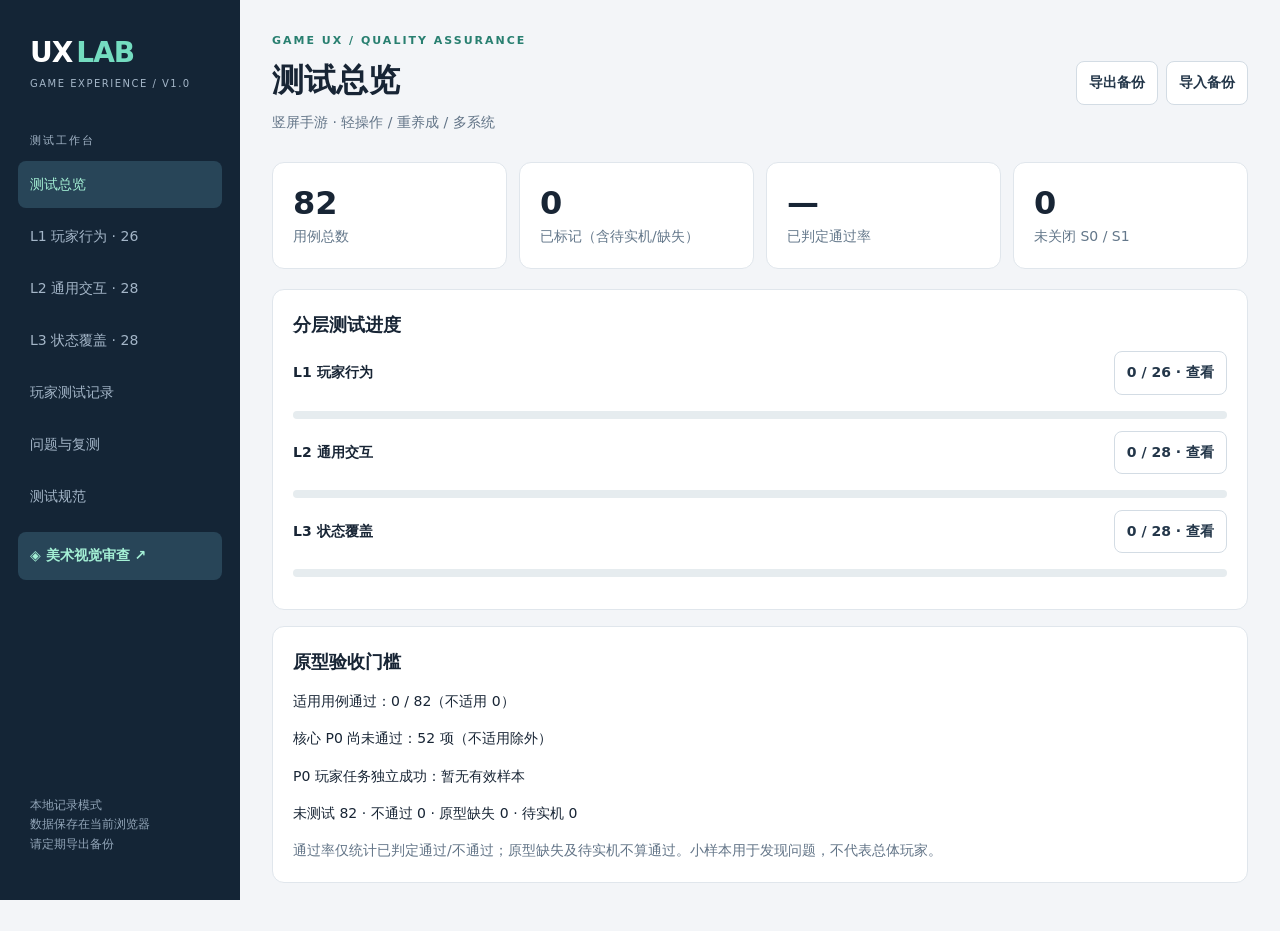
<file: index.html>
<!doctype html><html lang="zh-CN"><head><meta charset="utf-8"><meta name="viewport" content="width=device-width,initial-scale=1"><title>UX Lab · 手游交互测试工作台</title><link rel="stylesheet" href="style.css"></head><body><aside><div class="brand"><b>UX<span>LAB</span></b><small>GAME EXPERIENCE / V1.0</small></div><p class="navlabel">测试工作台</p><nav id="nav"></nav><a href="visual.html" class="navlink" style="margin-top:12px;background:#284558;color:#a4f0d5;padding:12px;border-radius:8px;text-decoration:none;font-weight:700">◈ 美术视觉审查 ↗</a><footer>本地记录模式<br>数据保存在当前浏览器<br>请定期导出备份</footer></aside><main><header><div><div class="eyebrow">GAME UX / QUALITY ASSURANCE</div><h1 id="heading">测试总览</h1><p>竖屏手游 · 轻操作 / 重养成 / 多系统</p></div><div class="actions"><button id="export">导出备份</button><button id="import">导入备份</button><input hidden type="file" id="file" accept=".json"></div></header><div id="notice" role="status"></div><section id="content"></section></main><script src="data.js"></script><script src="app.js"></script></body></html>
</file>
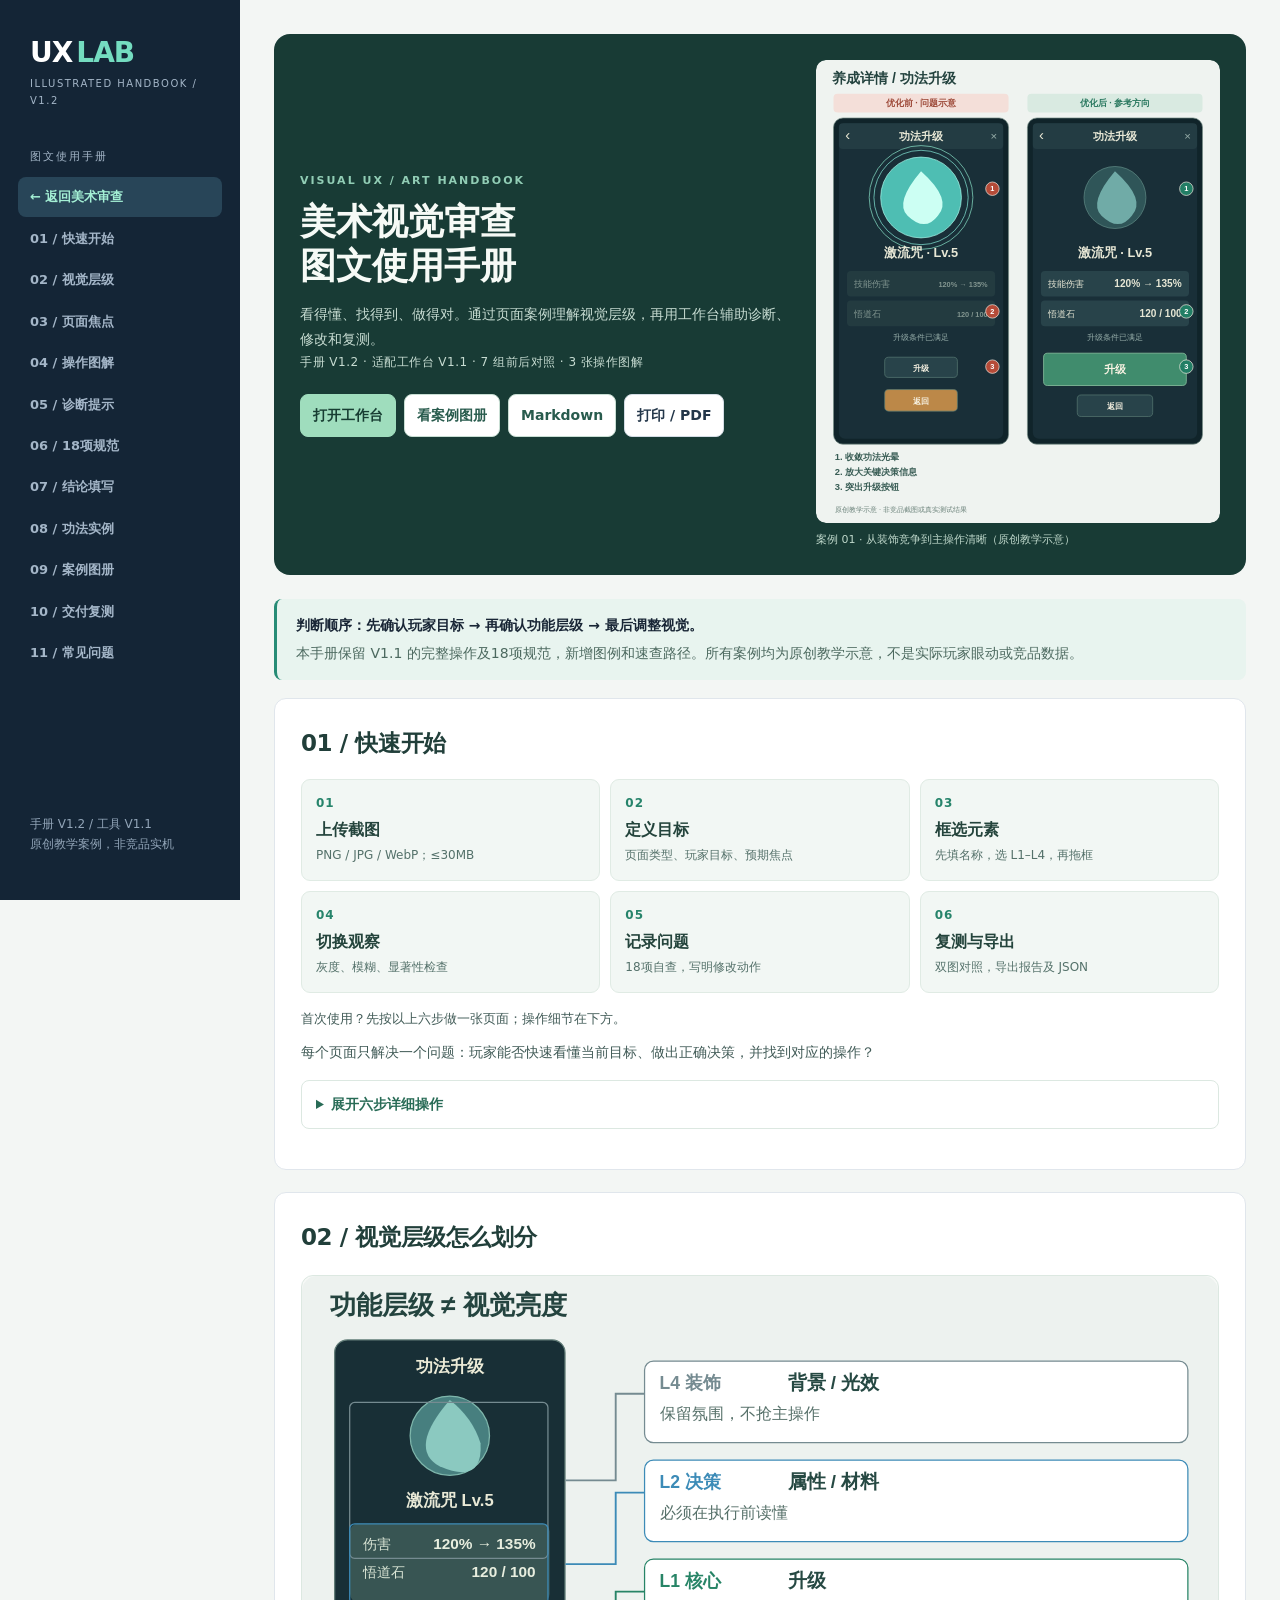
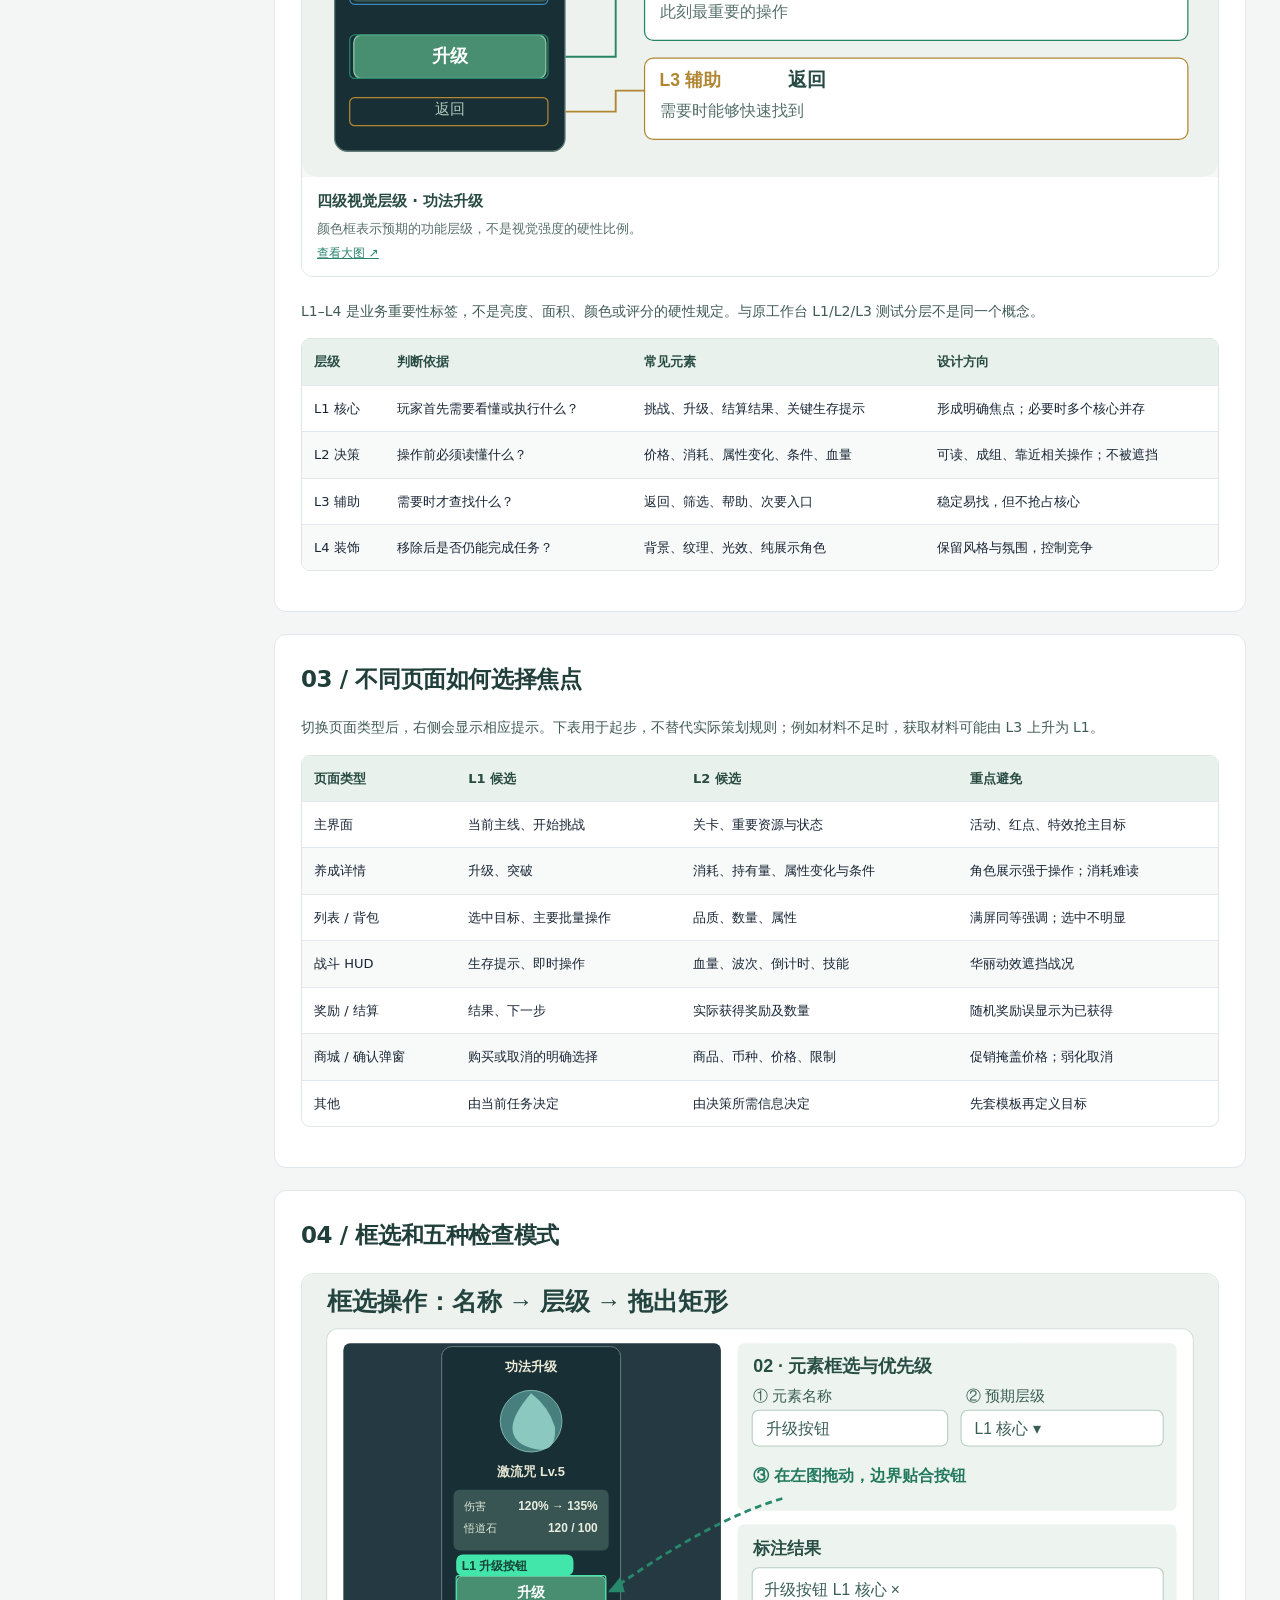
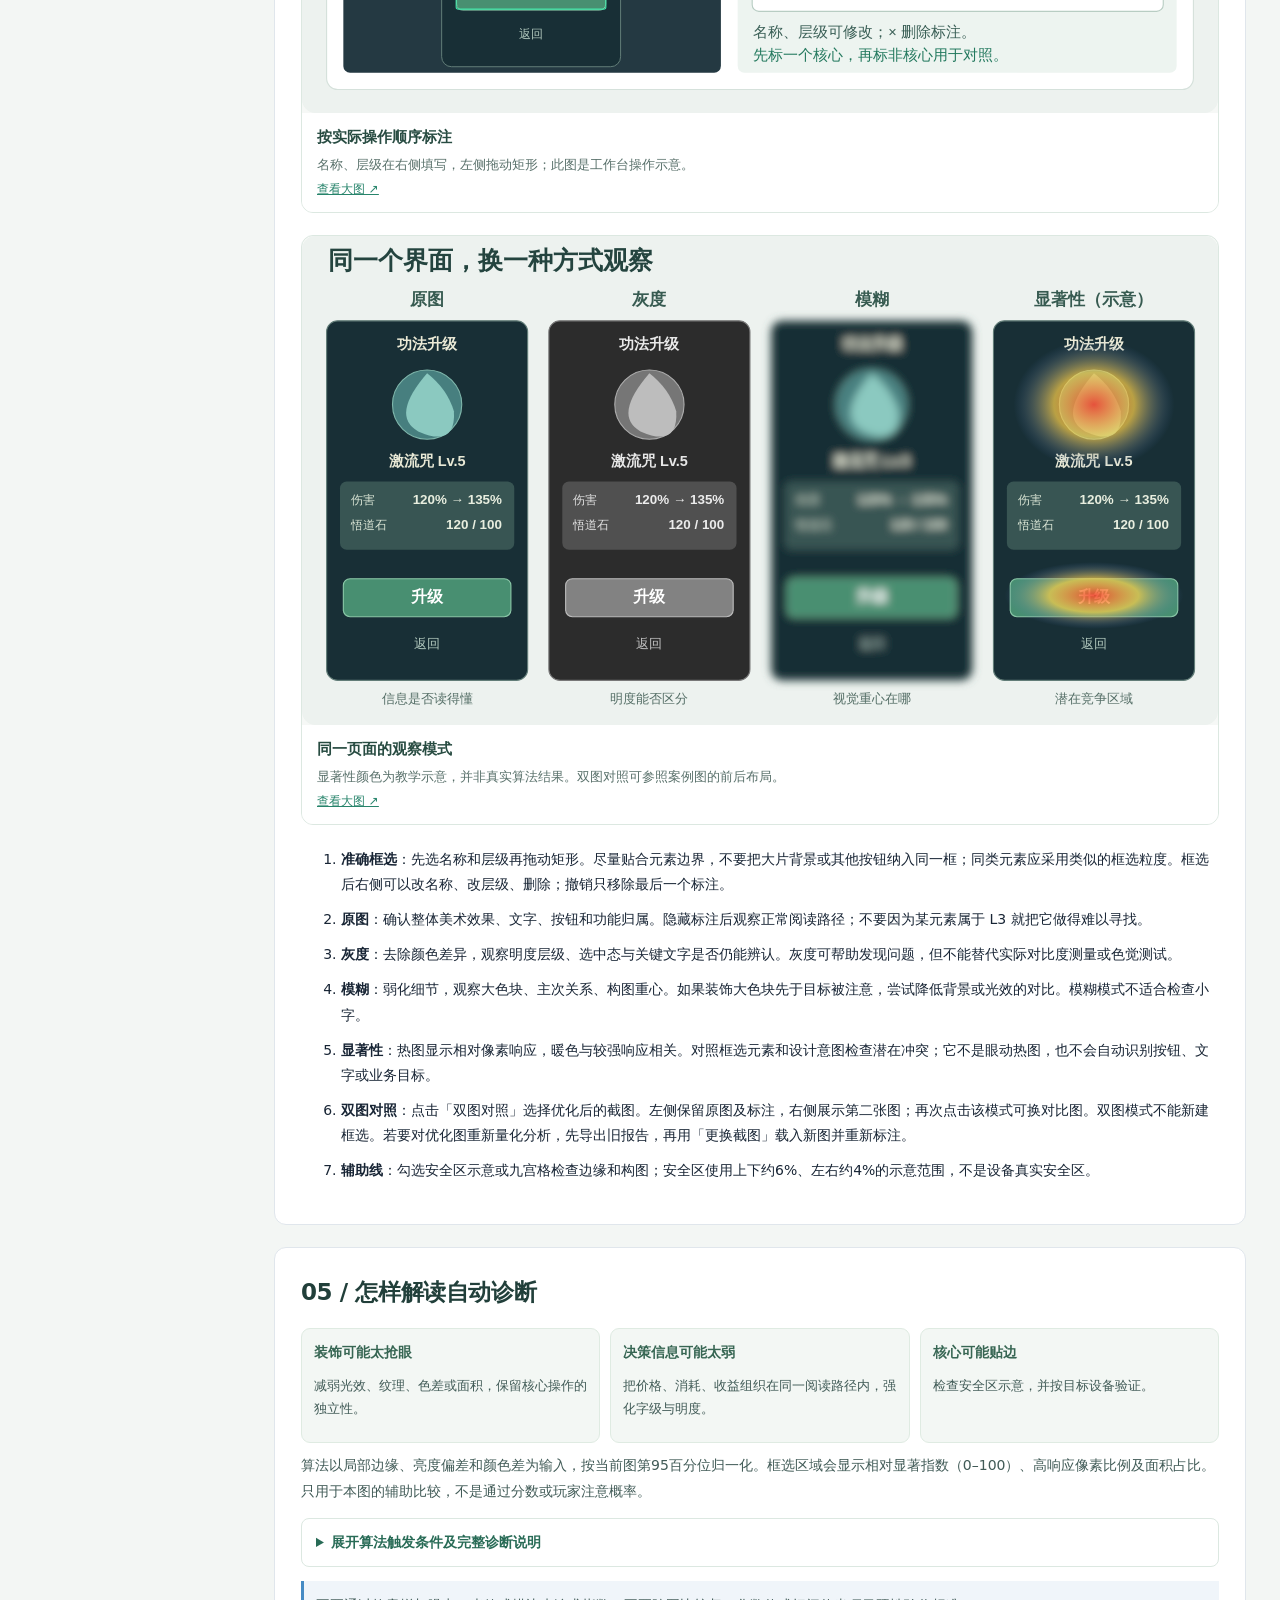
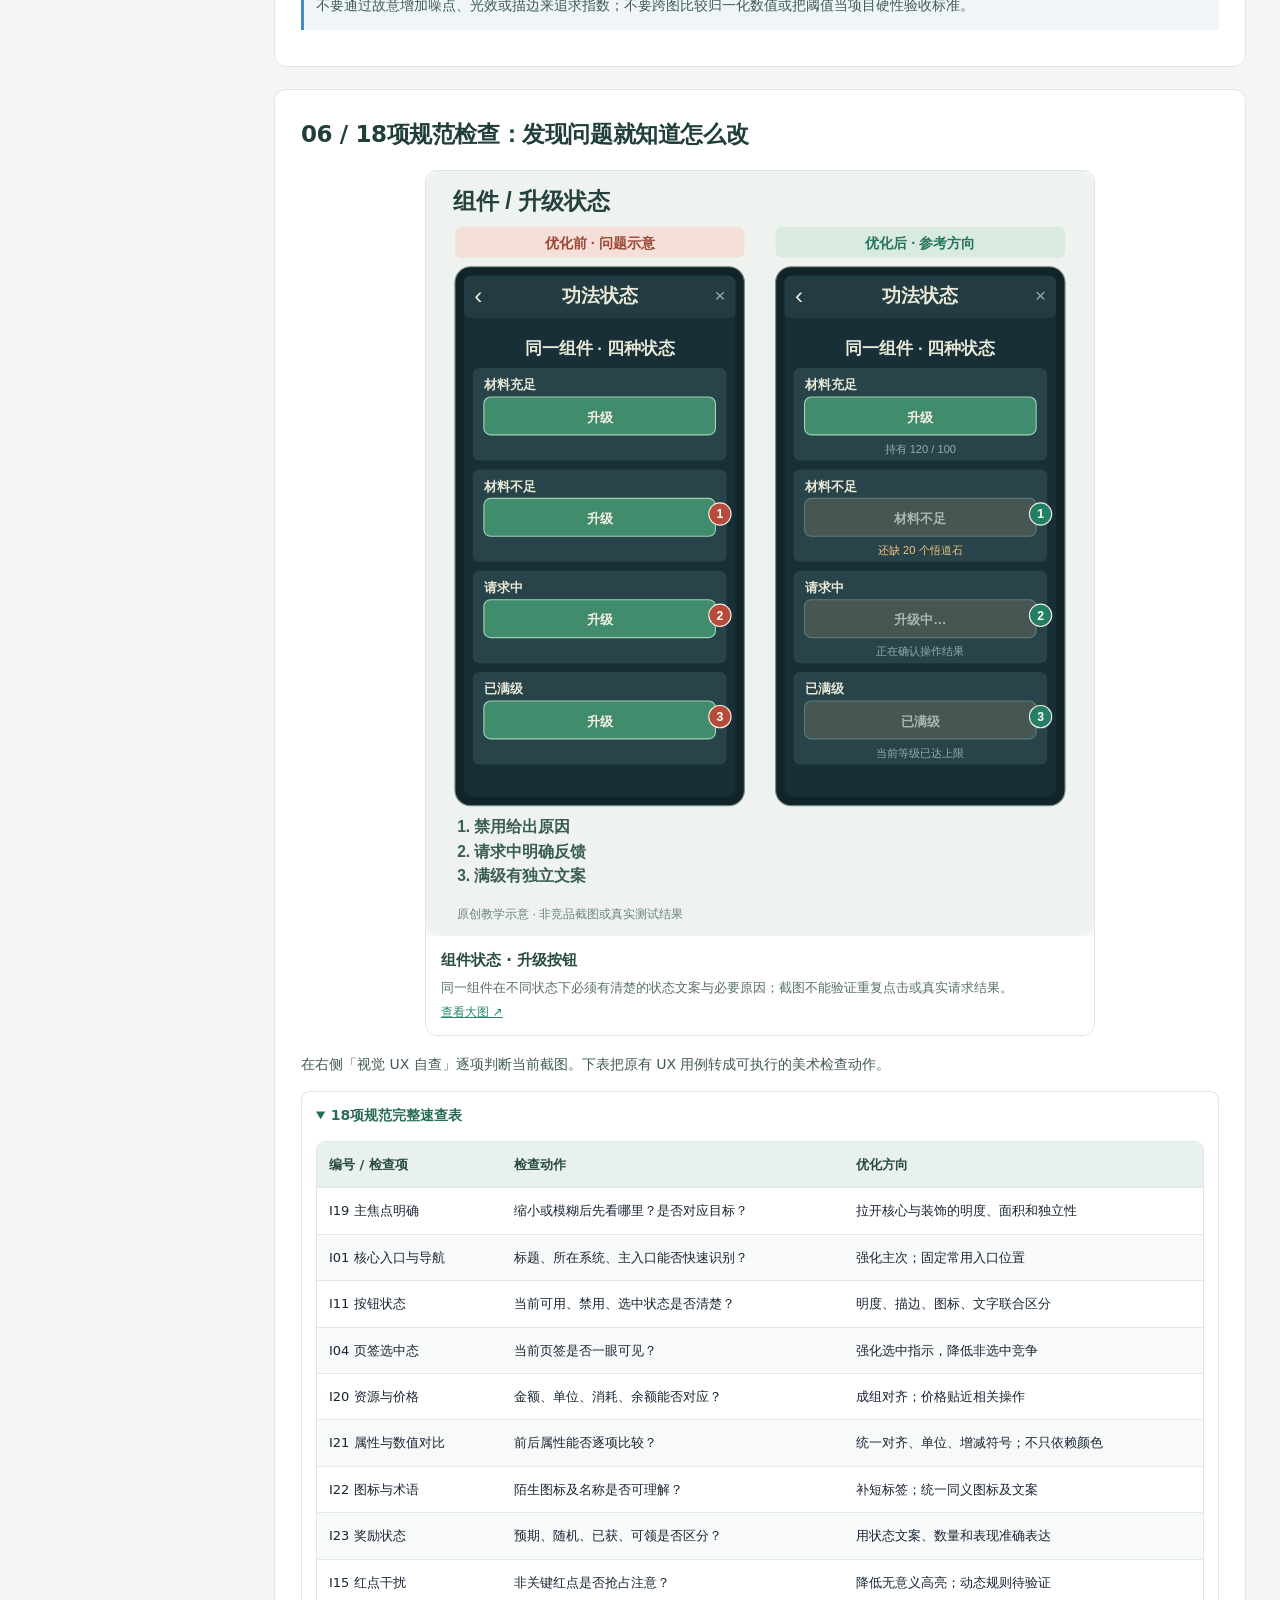
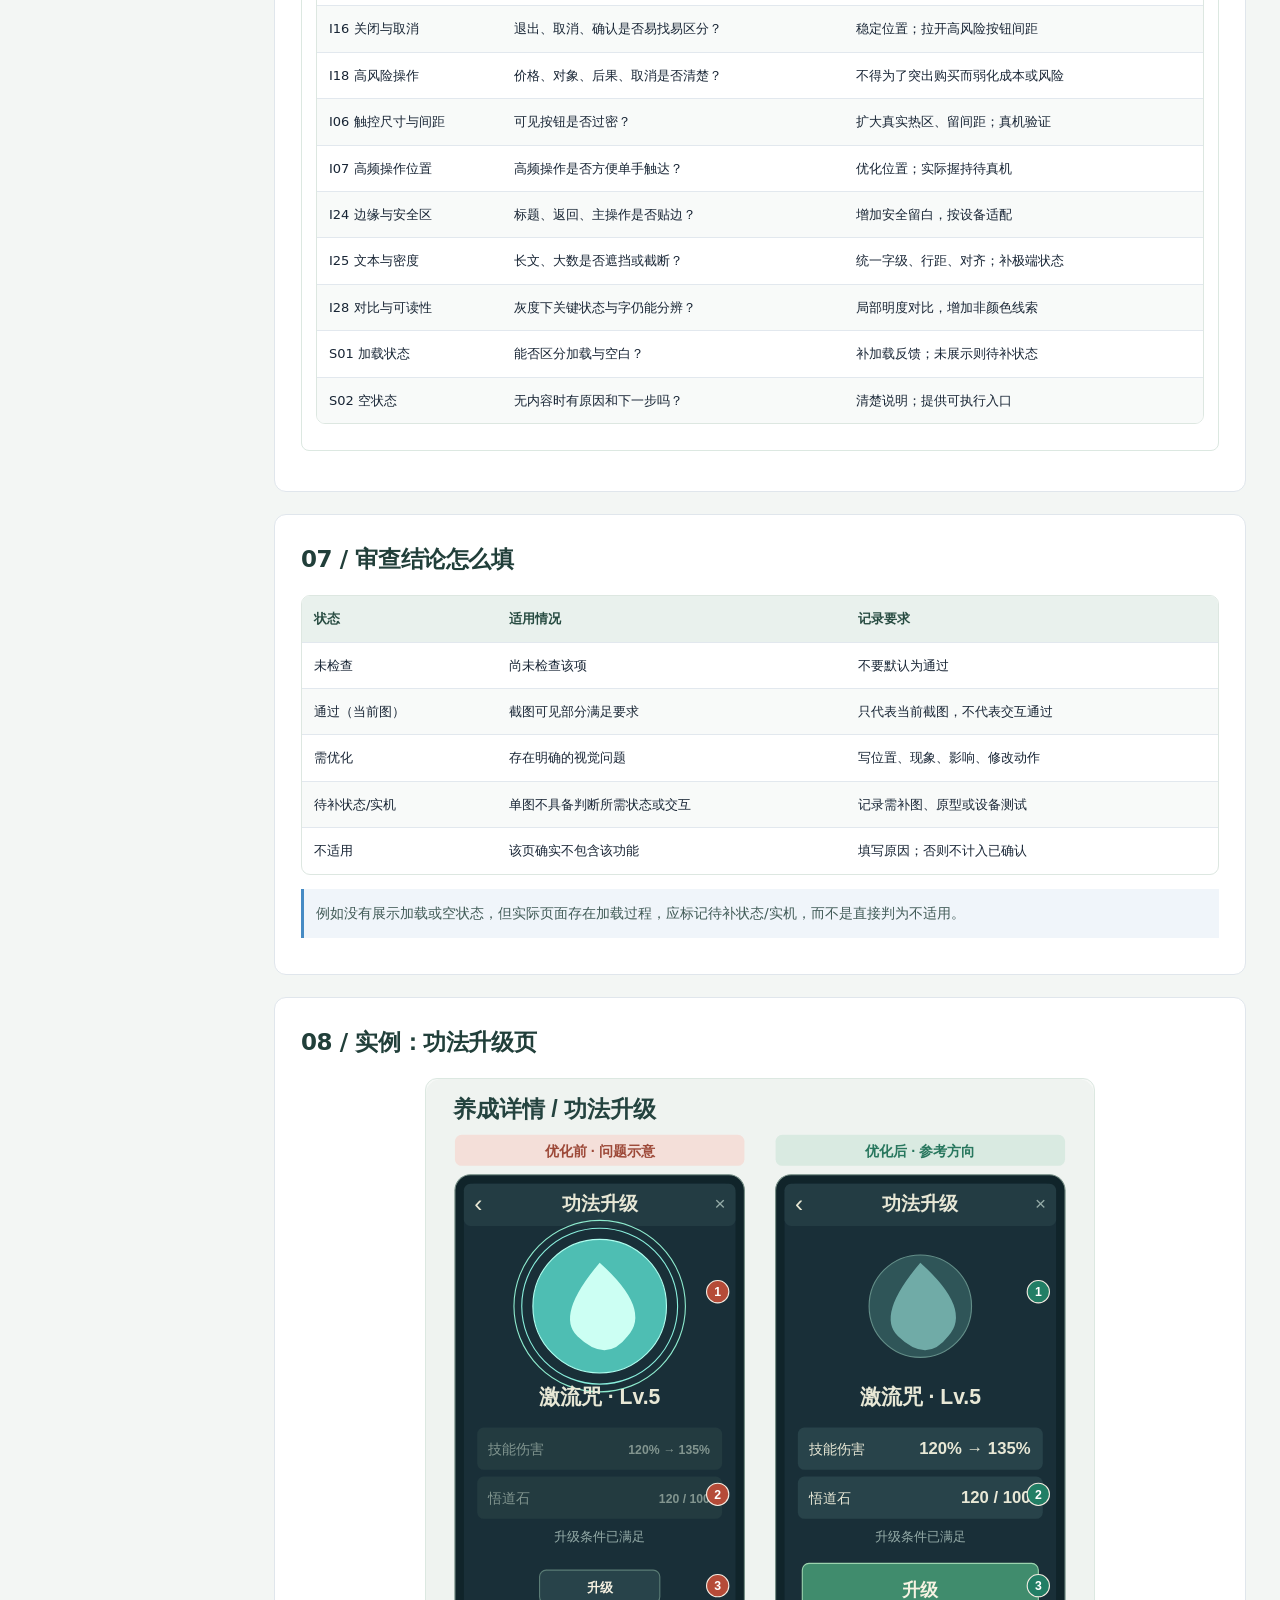
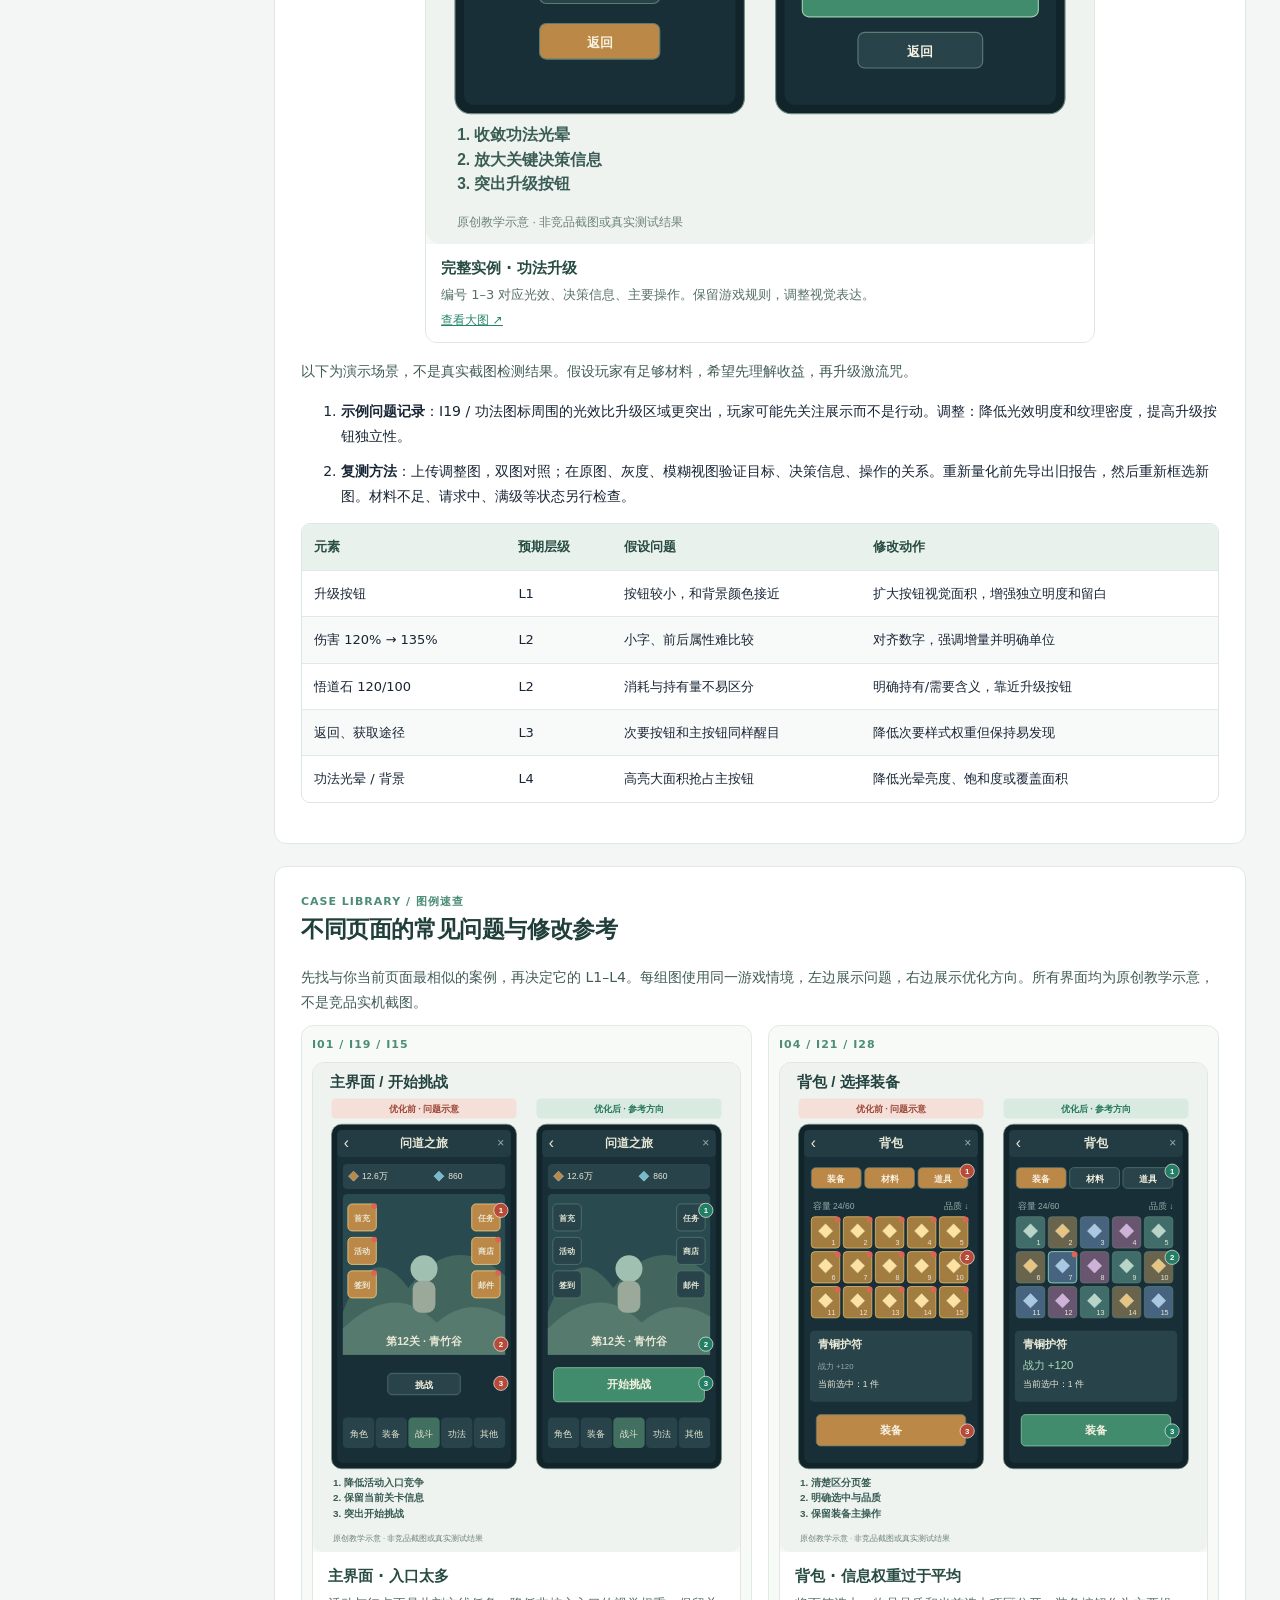
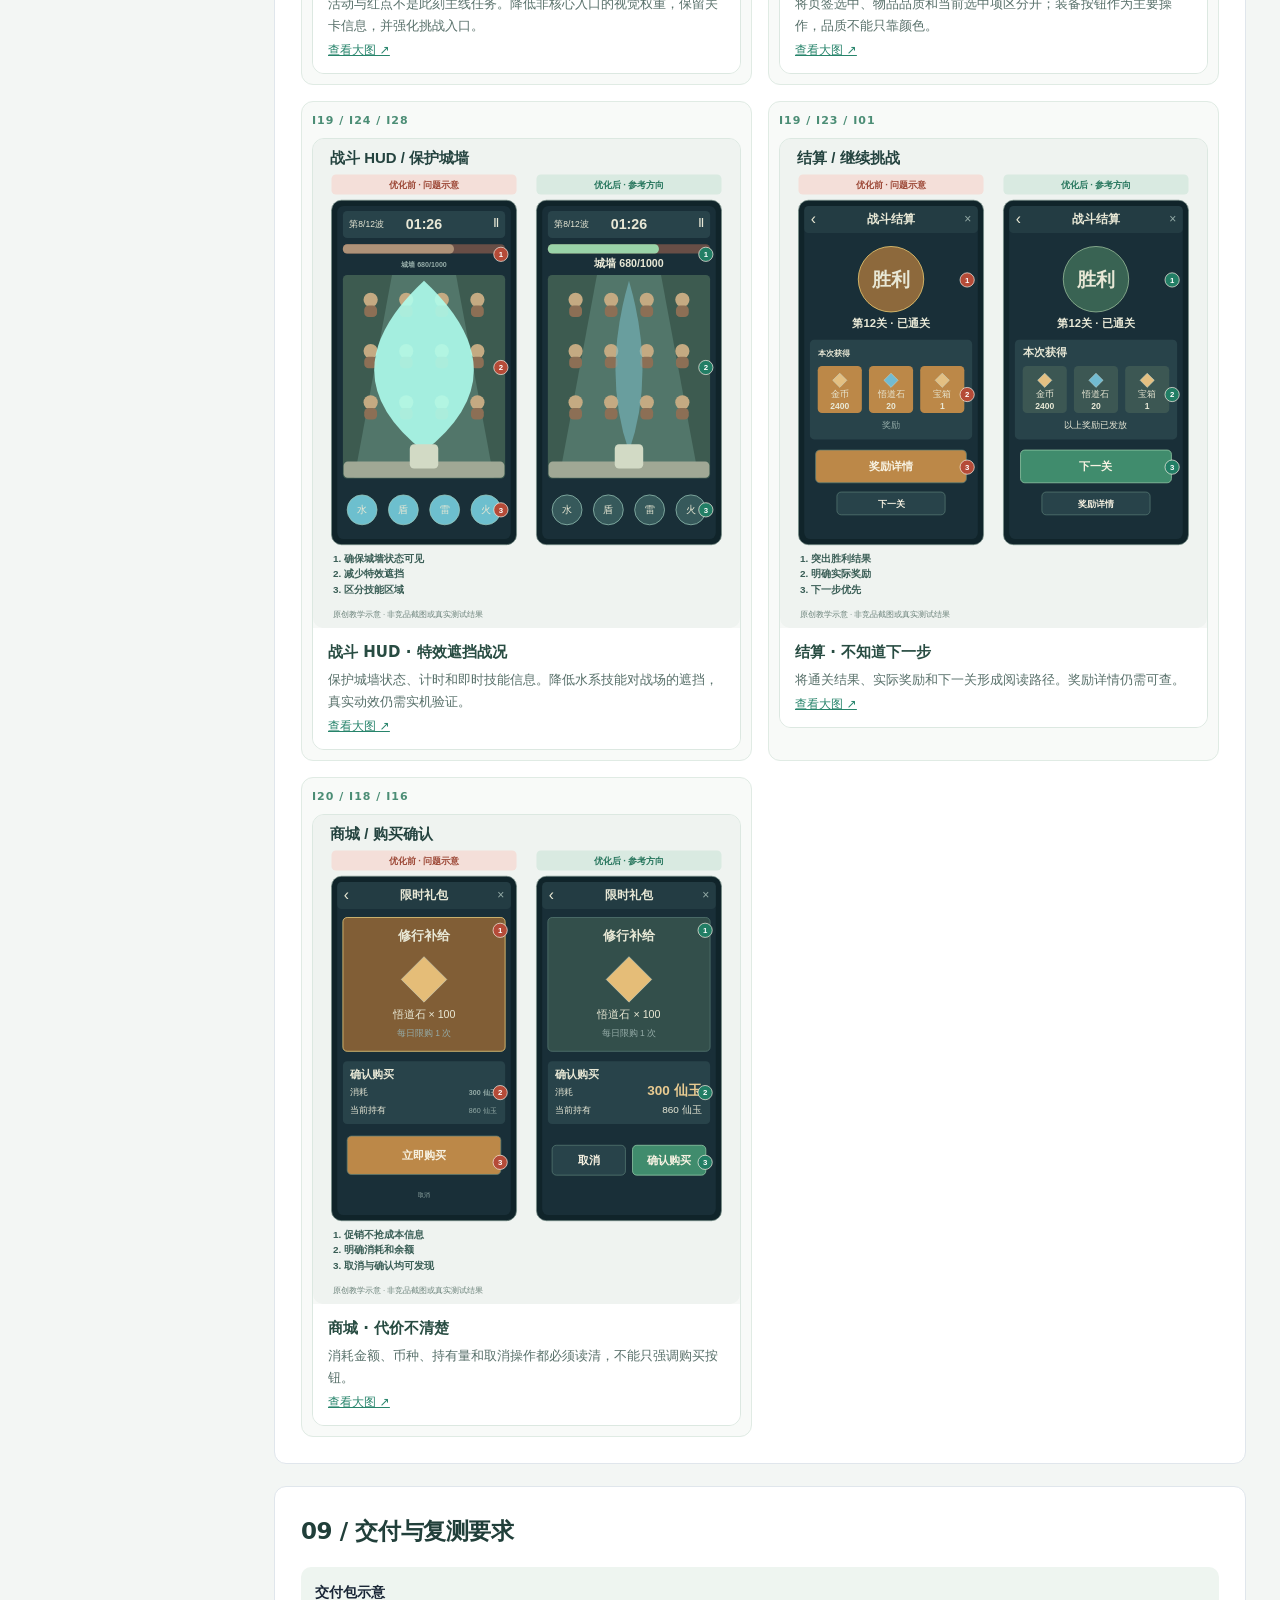
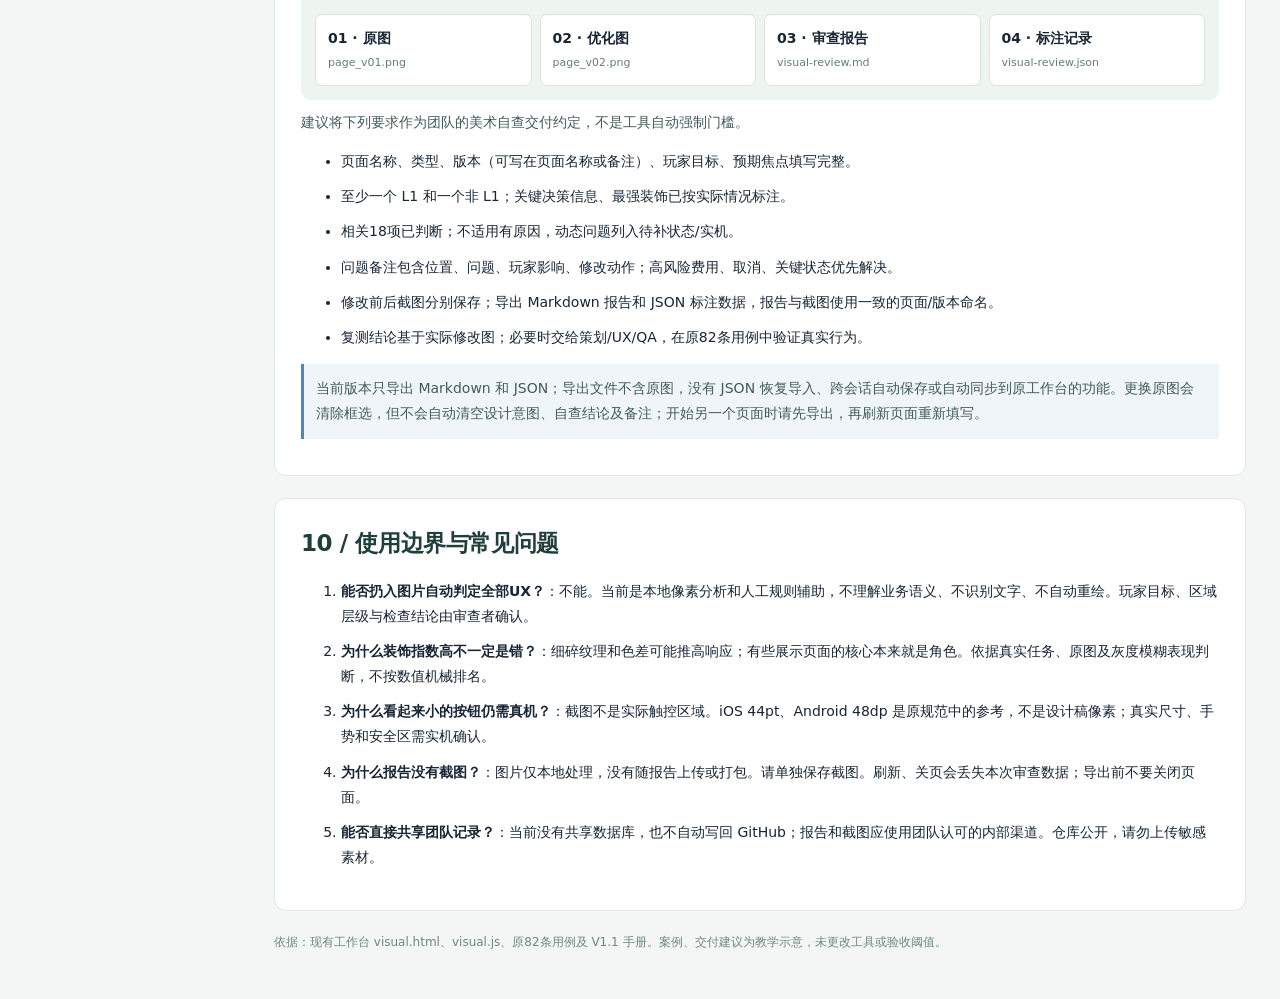
<file: visual-guide.html>
<!doctype html><html lang="zh-CN"><head><meta charset="utf-8"><meta name="viewport" content="width=device-width,initial-scale=1"><title>美术使用手册 · UX LAB</title><link rel="stylesheet" href="style.css"><link rel="stylesheet" href="visual.css"><style>.manual{background:#f3f6f4}.manual main{max-width:1180px;padding:34px}.manual aside{overflow:auto}.manual nav{gap:2px}.manual nav a{font-size:13px;padding:9px 12px}.manual article{scroll-margin-top:20px;padding:26px;margin-bottom:22px}.manual article p{margin:10px 0;line-height:1.8;color:#415b57}.manual article h2{font-size:23px;margin:0 0 16px;letter-spacing:-.4px;color:#213f3a}.manual article li{margin:10px 0;line-height:1.8}.manual .mtable{overflow-x:auto;border:1px solid #dde7e1;border-radius:9px;margin:14px 0}.manual table{border-collapse:collapse;width:100%;font-size:13px;min-width:520px;line-height:1.65}.manual th,.manual td{text-align:left;vertical-align:top;padding:12px;border-bottom:1px solid #e2e8ee}.manual th{background:#e9f1ed;color:#284c42;font-weight:700}.manual tbody tr:nth-child(even){background:#f8faf9}.manual tr:last-child td{border:0}.manual .note{background:#f0f5fa;padding:12px;border-left:3px solid #468bc4}.manual .hero{display:grid;grid-template-columns:minmax(0,1.1fr) minmax(0,.9fr);gap:22px;padding:26px;background:#183b35;color:white;border-radius:16px;margin-bottom:24px;align-items:center}.manual .hero .eyebrow{color:#91cdb5}.manual .hero h1{font-size:36px;line-height:1.24;margin:10px 0 13px;color:#f6faf6}.manual .hero p{color:#c7dcd2;line-height:1.8}.manual .hero .actions{margin-top:20px}.manual .hero img{width:100%;border-radius:10px;display:block}.manual .hero figcaption{color:#bfd8cb;font-size:11px;margin-top:8px}.manual .hero figure{margin:0}.manual .actions a{display:inline-block;border:1px solid #c8ded3;border-radius:8px;padding:9px 12px;background:white;font-weight:600;text-decoration:none;color:#285b4d}.manual .actions .open{background:#9fddbd;color:#173d32;border-color:#9fddbd}.quick-grid{display:grid;grid-template-columns:repeat(3,minmax(0,1fr));gap:10px;margin:14px 0}.step-card{background:#f2f7f4;border:1px solid #e0ebe4;border-radius:9px;padding:14px;display:grid;gap:3px}.step-card>span{color:#27846b;font-size:12px;letter-spacing:1px;font-weight:800}.step-card>b{font-size:16px;color:#24443c}.step-card>small{font-size:12px;color:#54716a}.manual details{border:1px solid #dce8e1;border-radius:8px;padding:12px 14px;margin:14px 0}.manual summary{cursor:pointer;font-weight:700;color:#286b56}.manual .art-figure{margin:18px 0 22px;background:#f6f8f6;border:1px solid #dce8e1;border-radius:12px;overflow:hidden}.manual .art-figure .zoom{display:block;cursor:zoom-in}.manual .art-figure img{width:100%;height:auto;display:block}.manual .art-figure figcaption{display:grid;gap:4px;padding:12px 15px;background:#fff}.manual .art-figure figcaption strong{font-size:15px;color:#284c42}.manual .art-figure figcaption span{color:#58706a;font-size:13px;line-height:1.7}.manual .art-figure figcaption a{font-size:12px;color:#27846b}.manual #s8 .art-figure,.manual #s6 .art-figure{max-width:670px;margin:16px auto}.case-grid{display:grid;grid-template-columns:repeat(2,minmax(0,1fr));gap:16px}.case-card{min-width:0;border:1px solid #e0ebe4;padding:10px;border-radius:12px;background:#f8faf8}.case-card .art-figure{margin:8px 0 0}.case-card .rule,.section-kicker{font-size:11px;letter-spacing:1px;font-weight:700;color:#4b8d75}.three-cards{display:grid;grid-template-columns:repeat(3,1fr);gap:10px}.three-cards>div{padding:12px;background:#f3f7f4;border-radius:9px;border:1px solid #dfebe2}.three-cards b{color:#376653}.three-cards p{font-size:13px}.delivery{background:#eef5f0;padding:14px;border-radius:10px}.deliver-grid{display:grid;grid-template-columns:repeat(4,1fr);gap:8px;margin-top:10px}.deliver-grid>div{background:white;border:1px solid #d7e6de;padding:12px;border-radius:7px;font-weight:700}.deliver-grid small{font-size:11px;color:#657f73;overflow-wrap:anywhere;font-weight:400}.manual .fineprint{font-size:12px;color:#70877c}.manual .lead-small{font-size:13px}.manual footer{margin-top:auto}.manual .tagline{font-size:12px;color:#a8d0bd;letter-spacing:.5px}@media(max-width:1000px){.manual main{padding:18px}.manual .hero{grid-template-columns:1fr}.manual .hero img{max-height:390px;object-fit:contain}.case-grid{grid-template-columns:1fr}.quick-grid{grid-template-columns:repeat(2,1fr)}.three-cards{grid-template-columns:1fr}.deliver-grid{grid-template-columns:repeat(2,1fr)}}@media(max-width:800px){.manual nav{display:flex;overflow:auto}.manual nav a{white-space:nowrap}.manual main{padding:12px}.manual article{padding:16px}.manual .hero{padding:20px}.manual .hero h1{font-size:28px}.manual article h2{font-size:20px}}@media print{body.manual{display:block;background:white}.manual aside,.manual .actions{display:none}.manual main{padding:0;max-width:none}.manual .hero{background:white;color:#162d25;border:1px solid #bbb;grid-template-columns:1fr 1fr}.manual .hero h1,.manual .hero p,.manual .hero .eyebrow,.manual .hero figcaption{color:#162d25}.manual article{border:0;padding:0;break-inside:auto}.manual h2{break-after:avoid}.manual tr,.manual .art-figure,.manual .case-card{break-inside:avoid}.manual .mtable{overflow:visible}.manual table{min-width:0}.manual .art-figure img{max-height:160mm;object-fit:contain}.manual a{color:inherit}.manual *{print-color-adjust:exact;-webkit-print-color-adjust:exact}}</style></head><body class="manual"><aside><div class="brand"><b>UX<span>LAB</span></b><small>ILLUSTRATED HANDBOOK / V1.2</small></div><p class="navlabel">图文使用手册</p><nav><a class="navlink active" href="visual.html">← 返回美术审查</a><a class="navlink" href="#s1">01 / 快速开始</a><a class="navlink" href="#s2">02 / 视觉层级</a><a class="navlink" href="#s3">03 / 页面焦点</a><a class="navlink" href="#s4">04 / 操作图解</a><a class="navlink" href="#s5">05 / 诊断提示</a><a class="navlink" href="#s6">06 / 18项规范</a><a class="navlink" href="#s7">07 / 结论填写</a><a class="navlink" href="#s8">08 / 功法实例</a><a class="navlink" href="#cases">09 / 案例图册</a><a class="navlink" href="#s9">10 / 交付复测</a><a class="navlink" href="#s10">11 / 常见问题</a></nav><footer>手册 V1.2 / 工具 V1.1<br>原创教学案例，非竞品实机</footer></aside><main><header class="hero"><div><div class="eyebrow">VISUAL UX / ART HANDBOOK</div><h1>美术视觉审查<br>图文使用手册</h1><p>看得懂、找得到、做得对。通过页面案例理解视觉层级，再用工作台辅助诊断、修改和复测。</p><p class="tagline">手册 V1.2 · 适配工作台 V1.1 · 7 组前后对照 · 3 张操作图解</p><div class="actions"><a class="open" href="visual.html">打开工作台</a><a href="#cases">看案例图册</a><a href="docs/美术使用手册.md" download>Markdown</a><button onclick="window.print()">打印 / PDF</button></div></div><figure><a href="#s8"><img src="assets/handbook/upgrade.svg" alt="功法升级页面修改前后对照示意，左侧光晕过强而右侧主按钮清晰"></a><figcaption>案例 01 · 从装饰竞争到主操作清晰（原创教学示意）</figcaption></figure></header><div class="visual-intro"><b>判断顺序：先确认玩家目标 → 再确认功能层级 → 最后调整视觉。</b><p>本手册保留 V1.1 的完整操作及18项规范，新增图例和速查路径。所有案例均为原创教学示意，不是实际玩家眼动或竞品数据。</p></div><article class="panel" id="s1"><h2>01 / 快速开始</h2><div class="quick-grid"><div class="step-card"><span>01</span><b>上传截图</b><small>PNG / JPG / WebP；≤30MB</small></div><div class="step-card"><span>02</span><b>定义目标</b><small>页面类型、玩家目标、预期焦点</small></div><div class="step-card"><span>03</span><b>框选元素</b><small>先填名称，选 L1–L4，再拖框</small></div><div class="step-card"><span>04</span><b>切换观察</b><small>灰度、模糊、显著性检查</small></div><div class="step-card"><span>05</span><b>记录问题</b><small>18项自查，写明修改动作</small></div><div class="step-card"><span>06</span><b>复测与导出</b><small>双图对照，导出报告及 JSON</small></div></div><p class="lead-small">首次使用？先按以上六步做一张页面；操作细节在下方。</p><p>每个页面只解决一个问题：玩家能否快速看懂当前目标、做出正确决策，并找到对应的操作？</p><details><summary>展开六步详细操作</summary><ol class="steps"><li><b>准备截图</b>：导出一张完整的竖屏 UI，建议使用与项目设计稿一致的分辨率。文件支持 PNG、JPG、WebP，小于或等于 30 MB。优先使用真实页面内容，不用空白占位稿。</li><li><b>打开审查入口</b>：进入 UX Lab → 左侧「美术视觉审查」，点击上传区或将图片拖入。页面显示文件名和原始尺寸。</li><li><b>填写设计意图</b>：右侧选择页面类型，填写页面名称、玩家此刻的核心目标、预期第一视觉焦点。先定义功能，再判断视觉，不要根据当前最亮的区域倒推重要性。</li><li><b>标注核心区域</b>：填写元素名称，选 L1–L4 层级，在截图上按住拖出矩形。至少标记一个 L1 和一个非 L1；建议覆盖关键决策信息和最抢眼的装饰。</li><li><b>检查与记录</b>：依次切换原图、灰度、模糊、显著性，阅读自动诊断；在18项视觉 UX 自查中填写结论和备注。</li><li><b>修改与交付</b>：将具体修改动作写入「修改与复测」，导出 Markdown 报告及 JSON 标注；在设计软件完成调整，再上传第二张图进行对照。</li></ol></details></article><article class="panel" id="s2"><h2>02 / 视觉层级怎么划分</h2><figure class="art-figure"><a class="zoom" href="assets/handbook/hierarchy.svg" target="_blank" rel="noopener" aria-label="查看大图：四级视觉层级 · 功法升级"><img src="assets/handbook/hierarchy.svg" alt="四级视觉层级 · 功法升级，颜色框表示预期的功能层级，不是视觉强度的硬性比例。" loading="lazy"></a><figcaption><strong>四级视觉层级 · 功法升级</strong><span>颜色框表示预期的功能层级，不是视觉强度的硬性比例。</span><a href="assets/handbook/hierarchy.svg" target="_blank" rel="noopener">查看大图 ↗</a></figcaption></figure><p>L1–L4 是业务重要性标签，不是亮度、面积、颜色或评分的硬性规定。与原工作台 L1/L2/L3 测试分层不是同一个概念。</p><div class="mtable"><table><thead><tr><th>层级</th><th>判断依据</th><th>常见元素</th><th>设计方向</th></tr></thead><tbody><tr><td>L1 核心</td><td>玩家首先需要看懂或执行什么？</td><td>挑战、升级、结算结果、关键生存提示</td><td>形成明确焦点；必要时多个核心并存</td></tr><tr><td>L2 决策</td><td>操作前必须读懂什么？</td><td>价格、消耗、属性变化、条件、血量</td><td>可读、成组、靠近相关操作；不被遮挡</td></tr><tr><td>L3 辅助</td><td>需要时才查找什么？</td><td>返回、筛选、帮助、次要入口</td><td>稳定易找，但不抢占核心</td></tr><tr><td>L4 装饰</td><td>移除后是否仍能完成任务？</td><td>背景、纹理、光效、纯展示角色</td><td>保留风格与氛围，控制竞争</td></tr></tbody></table></div></article><article class="panel" id="s3"><h2>03 / 不同页面如何选择焦点</h2><p>切换页面类型后，右侧会显示相应提示。下表用于起步，不替代实际策划规则；例如材料不足时，获取材料可能由 L3 上升为 L1。</p><div class="mtable"><table><thead><tr><th>页面类型</th><th>L1 候选</th><th>L2 候选</th><th>重点避免</th></tr></thead><tbody><tr><td>主界面</td><td>当前主线、开始挑战</td><td>关卡、重要资源与状态</td><td>活动、红点、特效抢主目标</td></tr><tr><td>养成详情</td><td>升级、突破</td><td>消耗、持有量、属性变化与条件</td><td>角色展示强于操作；消耗难读</td></tr><tr><td>列表 / 背包</td><td>选中目标、主要批量操作</td><td>品质、数量、属性</td><td>满屏同等强调；选中不明显</td></tr><tr><td>战斗 HUD</td><td>生存提示、即时操作</td><td>血量、波次、倒计时、技能</td><td>华丽动效遮挡战况</td></tr><tr><td>奖励 / 结算</td><td>结果、下一步</td><td>实际获得奖励及数量</td><td>随机奖励误显示为已获得</td></tr><tr><td>商城 / 确认弹窗</td><td>购买或取消的明确选择</td><td>商品、币种、价格、限制</td><td>促销掩盖价格；弱化取消</td></tr><tr><td>其他</td><td>由当前任务决定</td><td>由决策所需信息决定</td><td>先套模板再定义目标</td></tr></tbody></table></div></article><article class="panel" id="s4"><h2>04 / 框选和五种检查模式</h2><figure class="art-figure"><a class="zoom" href="assets/handbook/annotate.svg" target="_blank" rel="noopener" aria-label="查看大图：按实际操作顺序标注"><img src="assets/handbook/annotate.svg" alt="按实际操作顺序标注，名称、层级在右侧填写，左侧拖动矩形；此图是工作台操作示意。" loading="lazy"></a><figcaption><strong>按实际操作顺序标注</strong><span>名称、层级在右侧填写，左侧拖动矩形；此图是工作台操作示意。</span><a href="assets/handbook/annotate.svg" target="_blank" rel="noopener">查看大图 ↗</a></figcaption></figure><figure class="art-figure"><a class="zoom" href="assets/handbook/modes.svg" target="_blank" rel="noopener" aria-label="查看大图：同一页面的观察模式"><img src="assets/handbook/modes.svg" alt="同一页面的观察模式，显著性颜色为教学示意，并非真实算法结果。双图对照可参照案例图的前后布局。" loading="lazy"></a><figcaption><strong>同一页面的观察模式</strong><span>显著性颜色为教学示意，并非真实算法结果。双图对照可参照案例图的前后布局。</span><a href="assets/handbook/modes.svg" target="_blank" rel="noopener">查看大图 ↗</a></figcaption></figure><ol class="steps"><li><b>准确框选</b>：先选名称和层级再拖动矩形。尽量贴合元素边界，不要把大片背景或其他按钮纳入同一框；同类元素应采用类似的框选粒度。框选后右侧可以改名称、改层级、删除；撤销只移除最后一个标注。</li><li><b>原图</b>：确认整体美术效果、文字、按钮和功能归属。隐藏标注后观察正常阅读路径；不要因为某元素属于 L3 就把它做得难以寻找。</li><li><b>灰度</b>：去除颜色差异，观察明度层级、选中态与关键文字是否仍能辨认。灰度可帮助发现问题，但不能替代实际对比度测量或色觉测试。</li><li><b>模糊</b>：弱化细节，观察大色块、主次关系、构图重心。如果装饰大色块先于目标被注意，尝试降低背景或光效的对比。模糊模式不适合检查小字。</li><li><b>显著性</b>：热图显示相对像素响应，暖色与较强响应相关。对照框选元素和设计意图检查潜在冲突；它不是眼动热图，也不会自动识别按钮、文字或业务目标。</li><li><b>双图对照</b>：点击「双图对照」选择优化后的截图。左侧保留原图及标注，右侧展示第二张图；再次点击该模式可换对比图。双图模式不能新建框选。若要对优化图重新量化分析，先导出旧报告，再用「更换截图」载入新图并重新标注。</li><li><b>辅助线</b>：勾选安全区示意或九宫格检查边缘和构图；安全区使用上下约6%、左右约4%的示意范围，不是设备真实安全区。</li></ol></article><article class="panel" id="s5"><h2>05 / 怎样解读自动诊断</h2><div class="three-cards"><div><b>装饰可能太抢眼</b><p>减弱光效、纹理、色差或面积，保留核心操作的独立性。</p></div><div><b>决策信息可能太弱</b><p>把价格、消耗、收益组织在同一阅读路径内，强化字级与明度。</p></div><div><b>核心可能贴边</b><p>检查安全区示意，并按目标设备验证。</p></div></div><p>算法以局部边缘、亮度偏差和颜色差为输入，按当前图第95百分位归一化。框选区域会显示相对显著指数（0–100）、高响应像素比例及面积占比。只用于本图的辅助比较，不是通过分数或玩家注意概率。</p><details><summary>展开算法触发条件及完整诊断说明</summary><div class="mtable"><table><thead><tr><th>诊断提示</th><th>触发逻辑（当前版本）</th><th>美术处理方向</th></tr></thead><tbody><tr><td>整体像素变化较弱</td><td>全图响应 P95 小于 0.06（算法内部参考值；零响应存在回退）</td><td>检查局部文字、按钮与背景，确认是否是有意低对比风格</td></tr><tr><td>没有标注 L1 / 缺少非核心</td><td>标注集合中缺核心或对照区域</td><td>补齐设计意图和代表性框选</td></tr><tr><td>辅助/装饰可能与核心竞争</td><td>L3/L4 指数达到最强 L1 指数减4或更高</td><td>降低次要区域对比、饱和度、纹理；强化主操作独立性</td></tr><tr><td>关键决策信息可能偏弱</td><td>L2 指数比最强 L1 低超过25</td><td>核对价格、条件、收益的字号、留白、分组和明度</td></tr><tr><td>核心/决策元素接近边缘</td><td>L1/L2 超过示意安全区边界</td><td>留足空间，按真实设备复核</td></tr><tr><td>标注了多个 L1 核心</td><td>L1 超过3个</td><td>检查是否可收敛；战斗 HUD 等允许合理多核心</td></tr><tr><td>未发现明显 L3/L4 指数竞争</td><td>已框选核心及非核心，未触发竞争规则</td><td>只代表当前标注未触发此规则，继续人工检查</td></tr></tbody></table></div></details><p class="note">不要通过故意增加噪点、光效或描边来追求指数；不要跨图比较归一化数值或把阈值当项目硬性验收标准。</p></article><article class="panel" id="s6"><h2>06 / 18项规范检查：发现问题就知道怎么改</h2><figure class="art-figure"><a class="zoom" href="assets/handbook/states.svg" target="_blank" rel="noopener" aria-label="查看大图：组件状态 · 升级按钮"><img src="assets/handbook/states.svg" alt="组件状态 · 升级按钮，同一组件在不同状态下必须有清楚的状态文案与必要原因；截图不能验证重复点击或真实请求结果。" loading="lazy"></a><figcaption><strong>组件状态 · 升级按钮</strong><span>同一组件在不同状态下必须有清楚的状态文案与必要原因；截图不能验证重复点击或真实请求结果。</span><a href="assets/handbook/states.svg" target="_blank" rel="noopener">查看大图 ↗</a></figcaption></figure><p>在右侧「视觉 UX 自查」逐项判断当前截图。下表把原有 UX 用例转成可执行的美术检查动作。</p><details open><summary>18项规范完整速查表</summary><div class="mtable"><table><thead><tr><th>编号 / 检查项</th><th>检查动作</th><th>优化方向</th></tr></thead><tbody><tr><td>I19 主焦点明确</td><td>缩小或模糊后先看哪里？是否对应目标？</td><td>拉开核心与装饰的明度、面积和独立性</td></tr><tr><td>I01 核心入口与导航</td><td>标题、所在系统、主入口能否快速识别？</td><td>强化主次；固定常用入口位置</td></tr><tr><td>I11 按钮状态</td><td>当前可用、禁用、选中状态是否清楚？</td><td>明度、描边、图标、文字联合区分</td></tr><tr><td>I04 页签选中态</td><td>当前页签是否一眼可见？</td><td>强化选中指示，降低非选中竞争</td></tr><tr><td>I20 资源与价格</td><td>金额、单位、消耗、余额能否对应？</td><td>成组对齐；价格贴近相关操作</td></tr><tr><td>I21 属性与数值对比</td><td>前后属性能否逐项比较？</td><td>统一对齐、单位、增减符号；不只依赖颜色</td></tr><tr><td>I22 图标与术语</td><td>陌生图标及名称是否可理解？</td><td>补短标签；统一同义图标及文案</td></tr><tr><td>I23 奖励状态</td><td>预期、随机、已获、可领是否区分？</td><td>用状态文案、数量和表现准确表达</td></tr><tr><td>I15 红点干扰</td><td>非关键红点是否抢占注意？</td><td>降低无意义高亮；动态规则待验证</td></tr><tr><td>I16 关闭与取消</td><td>退出、取消、确认是否易找易区分？</td><td>稳定位置；拉开高风险按钮间距</td></tr><tr><td>I18 高风险操作</td><td>价格、对象、后果、取消是否清楚？</td><td>不得为了突出购买而弱化成本或风险</td></tr><tr><td>I06 触控尺寸与间距</td><td>可见按钮是否过密？</td><td>扩大真实热区、留间距；真机验证</td></tr><tr><td>I07 高频操作位置</td><td>高频操作是否方便单手触达？</td><td>优化位置；实际握持待真机</td></tr><tr><td>I24 边缘与安全区</td><td>标题、返回、主操作是否贴边？</td><td>增加安全留白，按设备适配</td></tr><tr><td>I25 文本与密度</td><td>长文、大数是否遮挡或截断？</td><td>统一字级、行距、对齐；补极端状态</td></tr><tr><td>I28 对比与可读性</td><td>灰度下关键状态与字仍能分辨？</td><td>局部明度对比，增加非颜色线索</td></tr><tr><td>S01 加载状态</td><td>能否区分加载与空白？</td><td>补加载反馈；未展示则待补状态</td></tr><tr><td>S02 空状态</td><td>无内容时有原因和下一步吗？</td><td>清楚说明；提供可执行入口</td></tr></tbody></table></div></details></article><article class="panel" id="s7"><h2>07 / 审查结论怎么填</h2><div class="mtable"><table><thead><tr><th>状态</th><th>适用情况</th><th>记录要求</th></tr></thead><tbody><tr><td>未检查</td><td>尚未检查该项</td><td>不要默认为通过</td></tr><tr><td>通过（当前图）</td><td>截图可见部分满足要求</td><td>只代表当前截图，不代表交互通过</td></tr><tr><td>需优化</td><td>存在明确的视觉问题</td><td>写位置、现象、影响、修改动作</td></tr><tr><td>待补状态/实机</td><td>单图不具备判断所需状态或交互</td><td>记录需补图、原型或设备测试</td></tr><tr><td>不适用</td><td>该页确实不包含该功能</td><td>填写原因；否则不计入已确认</td></tr></tbody></table></div><p class="note">例如没有展示加载或空状态，但实际页面存在加载过程，应标记待补状态/实机，而不是直接判为不适用。</p></article><article class="panel" id="s8"><h2>08 / 实例：功法升级页</h2><figure class="art-figure"><a class="zoom" href="assets/handbook/upgrade.svg" target="_blank" rel="noopener" aria-label="查看大图：完整实例 · 功法升级"><img src="assets/handbook/upgrade.svg" alt="完整实例 · 功法升级，编号 1–3 对应光效、决策信息、主要操作。保留游戏规则，调整视觉表达。" loading="lazy"></a><figcaption><strong>完整实例 · 功法升级</strong><span>编号 1–3 对应光效、决策信息、主要操作。保留游戏规则，调整视觉表达。</span><a href="assets/handbook/upgrade.svg" target="_blank" rel="noopener">查看大图 ↗</a></figcaption></figure><p>以下为演示场景，不是真实截图检测结果。假设玩家有足够材料，希望先理解收益，再升级激流咒。</p><ol class="steps"><li><b>示例问题记录</b>：I19 / 功法图标周围的光效比升级区域更突出，玩家可能先关注展示而不是行动。调整：降低光效明度和纹理密度，提高升级按钮独立性。</li><li><b>复测方法</b>：上传调整图，双图对照；在原图、灰度、模糊视图验证目标、决策信息、操作的关系。重新量化前先导出旧报告，然后重新框选新图。材料不足、请求中、满级等状态另行检查。</li></ol><div class="mtable"><table><thead><tr><th>元素</th><th>预期层级</th><th>假设问题</th><th>修改动作</th></tr></thead><tbody><tr><td>升级按钮</td><td>L1</td><td>按钮较小，和背景颜色接近</td><td>扩大按钮视觉面积，增强独立明度和留白</td></tr><tr><td>伤害 120% → 135%</td><td>L2</td><td>小字、前后属性难比较</td><td>对齐数字，强调增量并明确单位</td></tr><tr><td>悟道石 120/100</td><td>L2</td><td>消耗与持有量不易区分</td><td>明确持有/需要含义，靠近升级按钮</td></tr><tr><td>返回、获取途径</td><td>L3</td><td>次要按钮和主按钮同样醒目</td><td>降低次要样式权重但保持易发现</td></tr><tr><td>功法光晕 / 背景</td><td>L4</td><td>高亮大面积抢占主按钮</td><td>降低光晕亮度、饱和度或覆盖面积</td></tr></tbody></table></div></article><article class="panel casebook" id="cases"><div class="section-kicker">CASE LIBRARY / 图例速查</div><h2>不同页面的常见问题与修改参考</h2><p>先找与你当前页面最相似的案例，再决定它的 L1–L4。每组图使用同一游戏情境，左边展示问题，右边展示优化方向。所有界面均为原创教学示意，不是竞品实机截图。</p><div class="case-grid"><section class="case-card"><div class="rule">I01 / I19 / I15</div><figure class="art-figure"><a class="zoom" href="assets/handbook/home.svg" target="_blank" rel="noopener" aria-label="查看大图：主界面 · 入口太多"><img src="assets/handbook/home.svg" alt="主界面 · 入口太多，活动与红点不是此刻主线任务。降低非核心入口的视觉权重，保留关卡信息，并强化挑战入口。" loading="lazy"></a><figcaption><strong>主界面 · 入口太多</strong><span>活动与红点不是此刻主线任务。降低非核心入口的视觉权重，保留关卡信息，并强化挑战入口。</span><a href="assets/handbook/home.svg" target="_blank" rel="noopener">查看大图 ↗</a></figcaption></figure></section><section class="case-card"><div class="rule">I04 / I21 / I28</div><figure class="art-figure"><a class="zoom" href="assets/handbook/bag.svg" target="_blank" rel="noopener" aria-label="查看大图：背包 · 信息权重过于平均"><img src="assets/handbook/bag.svg" alt="背包 · 信息权重过于平均，将页签选中、物品品质和当前选中项区分开；装备按钮作为主要操作，品质不能只靠颜色。" loading="lazy"></a><figcaption><strong>背包 · 信息权重过于平均</strong><span>将页签选中、物品品质和当前选中项区分开；装备按钮作为主要操作，品质不能只靠颜色。</span><a href="assets/handbook/bag.svg" target="_blank" rel="noopener">查看大图 ↗</a></figcaption></figure></section><section class="case-card"><div class="rule">I19 / I24 / I28</div><figure class="art-figure"><a class="zoom" href="assets/handbook/hud.svg" target="_blank" rel="noopener" aria-label="查看大图：战斗 HUD · 特效遮挡战况"><img src="assets/handbook/hud.svg" alt="战斗 HUD · 特效遮挡战况，保护城墙状态、计时和即时技能信息。降低水系技能对战场的遮挡，真实动效仍需实机验证。" loading="lazy"></a><figcaption><strong>战斗 HUD · 特效遮挡战况</strong><span>保护城墙状态、计时和即时技能信息。降低水系技能对战场的遮挡，真实动效仍需实机验证。</span><a href="assets/handbook/hud.svg" target="_blank" rel="noopener">查看大图 ↗</a></figcaption></figure></section><section class="case-card"><div class="rule">I19 / I23 / I01</div><figure class="art-figure"><a class="zoom" href="assets/handbook/reward.svg" target="_blank" rel="noopener" aria-label="查看大图：结算 · 不知道下一步"><img src="assets/handbook/reward.svg" alt="结算 · 不知道下一步，将通关结果、实际奖励和下一关形成阅读路径。奖励详情仍需可查。" loading="lazy"></a><figcaption><strong>结算 · 不知道下一步</strong><span>将通关结果、实际奖励和下一关形成阅读路径。奖励详情仍需可查。</span><a href="assets/handbook/reward.svg" target="_blank" rel="noopener">查看大图 ↗</a></figcaption></figure></section><section class="case-card"><div class="rule">I20 / I18 / I16</div><figure class="art-figure"><a class="zoom" href="assets/handbook/shop.svg" target="_blank" rel="noopener" aria-label="查看大图：商城 · 代价不清楚"><img src="assets/handbook/shop.svg" alt="商城 · 代价不清楚，消耗金额、币种、持有量和取消操作都必须读清，不能只强调购买按钮。" loading="lazy"></a><figcaption><strong>商城 · 代价不清楚</strong><span>消耗金额、币种、持有量和取消操作都必须读清，不能只强调购买按钮。</span><a href="assets/handbook/shop.svg" target="_blank" rel="noopener">查看大图 ↗</a></figcaption></figure></section></div></article><article class="panel" id="s9"><h2>09 / 交付与复测要求</h2><div class="delivery"><strong>交付包示意</strong><div class="deliver-grid"><div>01 · 原图<br><small>page_v01.png</small></div><div>02 · 优化图<br><small>page_v02.png</small></div><div>03 · 审查报告<br><small>visual-review.md</small></div><div>04 · 标注记录<br><small>visual-review.json</small></div></div></div><p>建议将下列要求作为团队的美术自查交付约定，不是工具自动强制门槛。</p><ul><li>页面名称、类型、版本（可写在页面名称或备注）、玩家目标、预期焦点填写完整。</li><li>至少一个 L1 和一个非 L1；关键决策信息、最强装饰已按实际情况标注。</li><li>相关18项已判断；不适用有原因，动态问题列入待补状态/实机。</li><li>问题备注包含位置、问题、玩家影响、修改动作；高风险费用、取消、关键状态优先解决。</li><li>修改前后截图分别保存；导出 Markdown 报告和 JSON 标注数据，报告与截图使用一致的页面/版本命名。</li><li>复测结论基于实际修改图；必要时交给策划/UX/QA，在原82条用例中验证真实行为。</li></ul><p class="note">当前版本只导出 Markdown 和 JSON；导出文件不含原图，没有 JSON 恢复导入、跨会话自动保存或自动同步到原工作台的功能。更换原图会清除框选，但不会自动清空设计意图、自查结论及备注；开始另一个页面时请先导出，再刷新页面重新填写。</p></article><article class="panel" id="s10"><h2>10 / 使用边界与常见问题</h2><ol class="steps"><li><b>能否扔入图片自动判定全部UX？</b>：不能。当前是本地像素分析和人工规则辅助，不理解业务语义、不识别文字、不自动重绘。玩家目标、区域层级与检查结论由审查者确认。</li><li><b>为什么装饰指数高不一定是错？</b>：细碎纹理和色差可能推高响应；有些展示页面的核心本来就是角色。依据真实任务、原图及灰度模糊表现判断，不按数值机械排名。</li><li><b>为什么看起来小的按钮仍需真机？</b>：截图不是实际触控区域。iOS 44pt、Android 48dp 是原规范中的参考，不是设计稿像素；真实尺寸、手势和安全区需实机确认。</li><li><b>为什么报告没有截图？</b>：图片仅本地处理，没有随报告上传或打包。请单独保存截图。刷新、关页会丢失本次审查数据；导出前不要关闭页面。</li><li><b>能否直接共享团队记录？</b>：当前没有共享数据库，也不自动写回 GitHub；报告和截图应使用团队认可的内部渠道。仓库公开，请勿上传敏感素材。</li></ol></article><p class="fineprint">依据：现有工作台 visual.html、visual.js、原82条用例及 V1.1 手册。案例、交付建议为教学示意，未更改工具或验收阈值。</p></main></body></html>
</file>
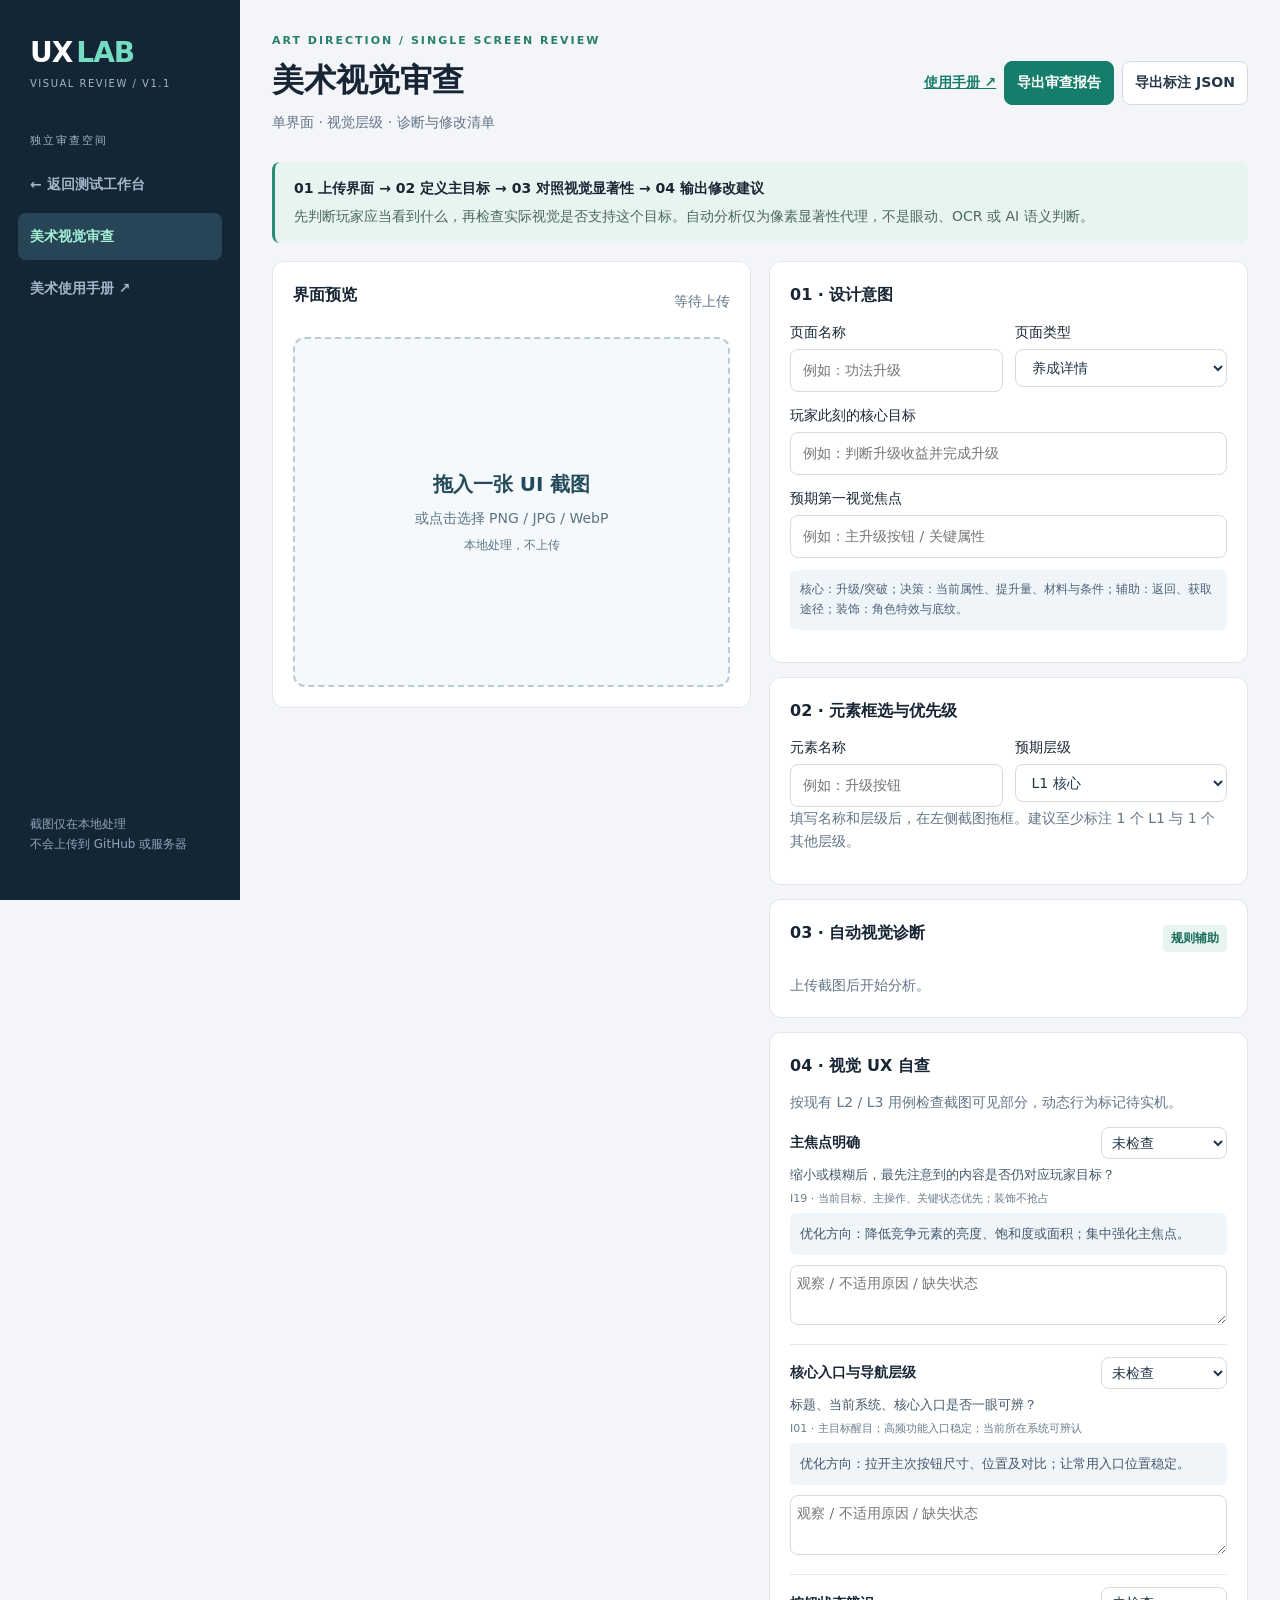
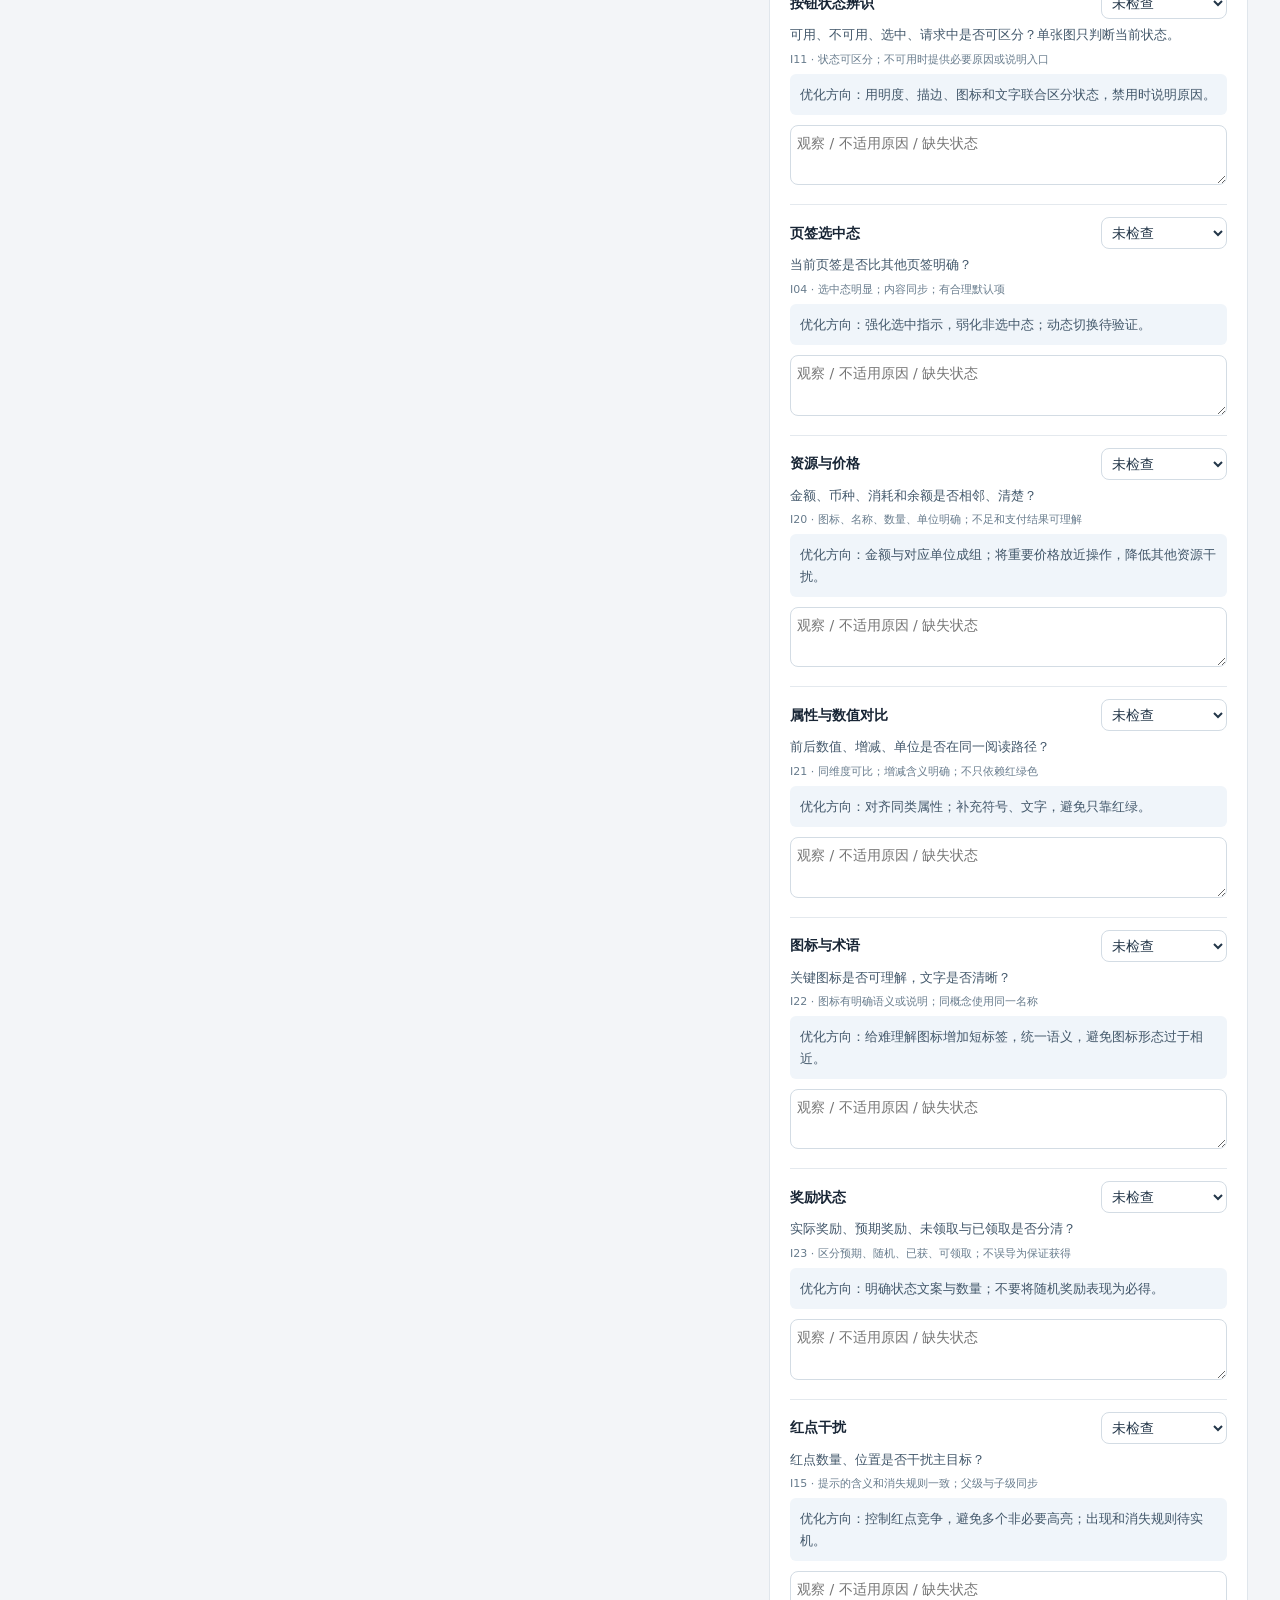
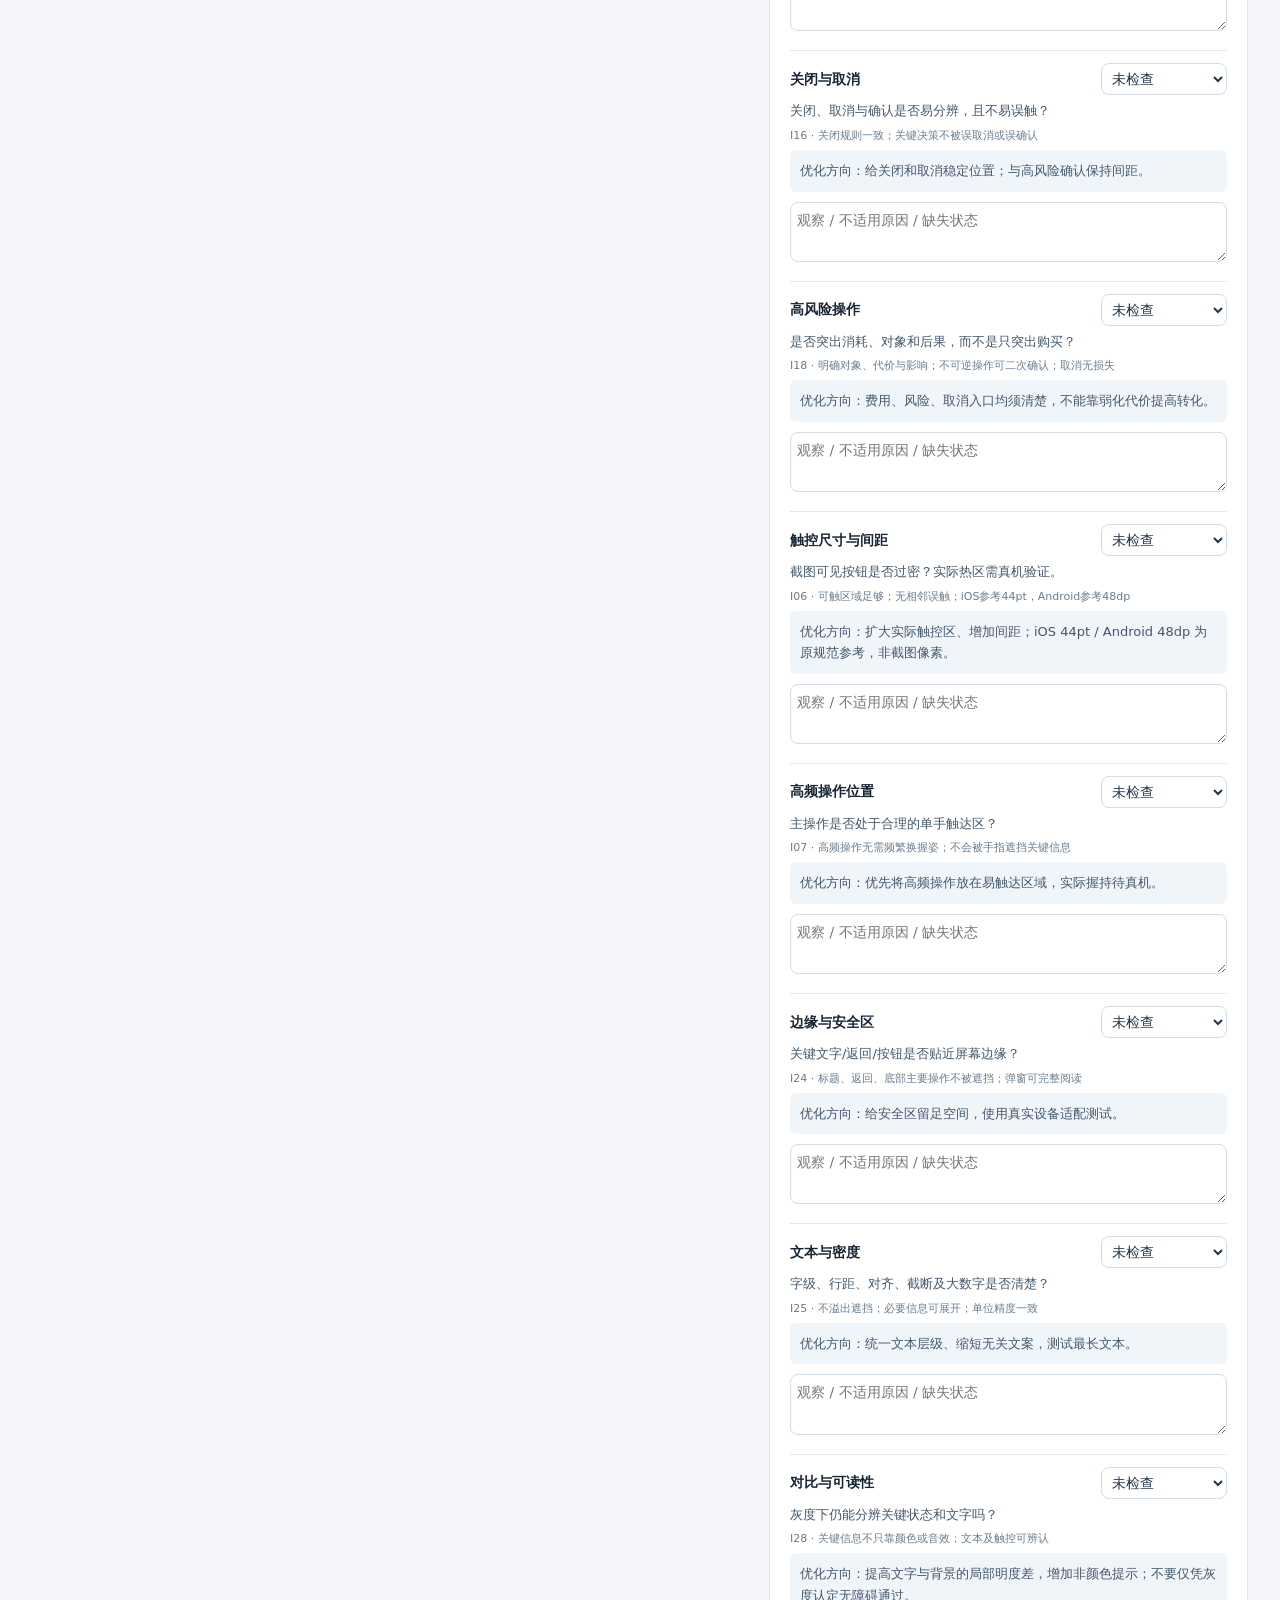
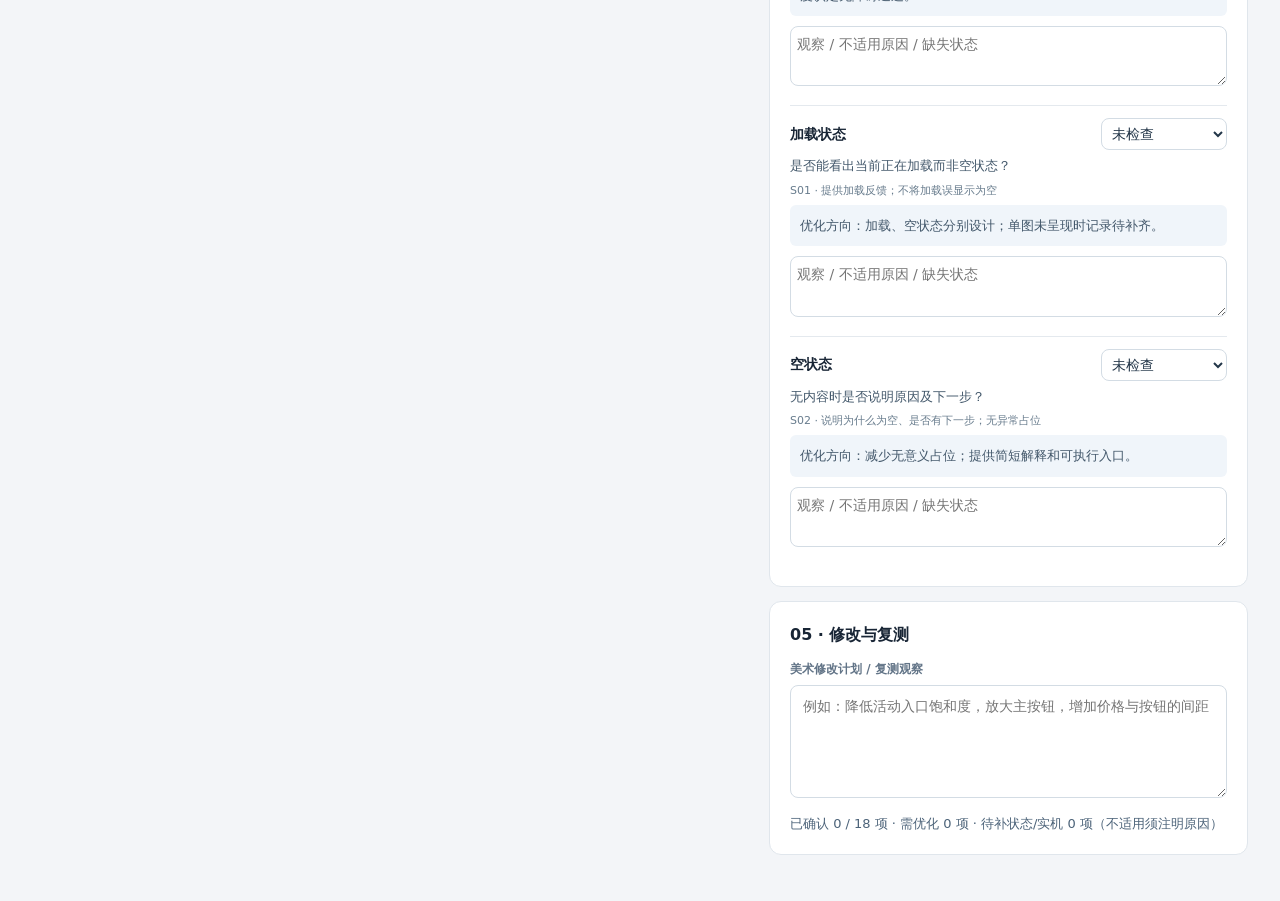
<file: visual.html>
<!doctype html>
<html lang="zh-CN"><head><meta charset="utf-8"><meta name="viewport" content="width=device-width,initial-scale=1"><title>美术视觉审查 · UX Lab</title><link rel="stylesheet" href="style.css"><link rel="stylesheet" href="visual.css"></head>
<body class="visual-body"><aside><div class="brand"><b>UX<span>LAB</span></b><small>VISUAL REVIEW / V1.1</small></div><p class="navlabel">独立审查空间</p><nav><a class="navlink" href="index.html">← 返回测试工作台</a><a class="navlink active" href="visual.html">美术视觉审查</a><a class="navlink" href="visual-guide.html" target="_blank" rel="noopener">美术使用手册 ↗</a></nav><footer>截图仅在本地处理<br>不会上传到 GitHub 或服务器</footer></aside>
<main><header><div><div class="eyebrow">ART DIRECTION / SINGLE SCREEN REVIEW</div><h1>美术视觉审查</h1><p>单界面 · 视觉层级 · 诊断与修改清单</p></div><div class="actions"><a href="visual-guide.html" target="_blank" rel="noopener" style="align-self:center;font-weight:600">使用手册 ↗</a><button id="report" class="primary">导出审查报告</button><button id="session">导出标注 JSON</button></div></header>
<div class="visual-intro"><b>01 上传界面 → 02 定义主目标 → 03 对照视觉显著性 → 04 输出修改建议</b><p>先判断玩家应当看到什么，再检查实际视觉是否支持这个目标。自动分析仅为像素显著性代理，不是眼动、OCR 或 AI 语义判断。</p></div>
<div class="v-layout"><section class="v-canvas panel"><div class="toolbar"><h2>界面预览</h2><span id="imageInfo" class="muted">等待上传</span></div>
<div id="drop" tabindex="0" role="button" aria-label="选择界面截图"><b>拖入一张 UI 截图</b><span>或点击选择 PNG / JPG / WebP</span><small>本地处理，不上传</small></div><input hidden type="file" id="imageFile" accept="image/png,image/jpeg,image/webp">
<div id="workspace" hidden><div class="v-modes" role="group" aria-label="预览模式"><button data-mode="original" class="selected">原图</button><button data-mode="gray">灰度</button><button data-mode="blur">模糊</button><button data-mode="heat">显著性</button><button data-mode="compare">双图对照</button></div>
<div class="v-stage" id="stage"><div id="canvasWrap"><canvas id="screen"></canvas><canvas id="overlay" aria-label="在图上拖动框选元素" tabindex="0"></canvas></div><canvas id="second" hidden></canvas></div>
<div class="v-tools"><button id="replace">更换截图</button><button id="undo">撤销最后标注</button><label><input type="checkbox" id="showMarks" checked> 显示标注</label><label><input type="checkbox" id="safe"> 安全区示意</label><label><input type="checkbox" id="grid"> 九宫格</label></div>
<p class="muted">在原图或其他单图模式中拖动矩形，为元素标注预期优先级。右侧可修改标注。安全区仅示意，不替代设备适配。</p>
<div class="v-legend"><span class="l1">L1 核心目标/主操作</span><span class="l2">L2 关键决策信息</span><span class="l3">L3 辅助操作</span><span class="l4">L4 装饰/次要信息</span></div>
</div></section>
<div class="v-side"><section class="panel"><h2>01 · 设计意图</h2><div class="formgrid"><label>页面名称<input id="pageName" placeholder="例如：功法升级"></label><label>页面类型<select id="pageType"><option>养成详情</option><option>主界面</option><option>列表 / 背包</option><option>战斗 HUD</option><option>奖励 / 结算</option><option>商城 / 确认弹窗</option><option>其他</option></select></label><label class="wide">玩家此刻的核心目标<input id="goal" placeholder="例如：判断升级收益并完成升级"></label><label class="wide">预期第一视觉焦点<input id="focus" placeholder="例如：主升级按钮 / 关键属性"></label></div><p id="preset" class="v-tip"></p></section>
<section class="panel"><h2>02 · 元素框选与优先级</h2><div class="formgrid"><label>元素名称<input id="regionName" placeholder="例如：升级按钮"></label><label>预期层级<select id="regionLevel"><option value="1">L1 核心</option><option value="2">L2 决策信息</option><option value="3">L3 辅助</option><option value="4">L4 装饰</option></select></label></div><p class="muted">填写名称和层级后，在左侧截图拖框。建议至少标注 1 个 L1 与 1 个其他层级。</p><div id="regions" class="v-regions"></div></section>
<section class="panel"><div class="toolbar"><h2>03 · 自动视觉诊断</h2><span class="tag">规则辅助</span></div><div id="diagnostics" class="muted">上传截图后开始分析。</div></section>
<section class="panel"><h2>04 · 视觉 UX 自查</h2><p class="muted">按现有 L2 / L3 用例检查截图可见部分，动态行为标记待实机。</p><div id="checks"></div></section><section class="panel"><h2>05 · 修改与复测</h2><label class="fieldlabel" for="notes">美术修改计划 / 复测观察</label><textarea id="notes" rows="4" placeholder="例如：降低活动入口饱和度，放大主按钮，增加价格与按钮的间距"></textarea><div id="summary"></div></section></div></div></main><script src="data.js"></script><script src="visual.js"></script></body></html>
</file>
<file: style.css>
*{box-sizing:border-box}body{margin:0;background:#f3f5f8;color:#182535;font:14px/1.65 system-ui,"Microsoft YaHei",sans-serif;display:grid;grid-template-columns:240px minmax(0,1fr);min-height:100vh}aside{background:#142536;color:#a4b6c8;padding:30px 18px;position:sticky;top:0;height:100vh;display:flex;flex-direction:column}.brand{padding:0 12px 28px}.brand b{font-size:28px;letter-spacing:-1px;color:white}.brand span{color:#74dcc0;margin-left:4px}.brand small{display:block;font-size:10px;letter-spacing:1.5px}.navlabel{font-size:11px;letter-spacing:2px;padding-left:12px}nav{display:grid;gap:5px}nav button{text-align:left;background:none;color:#a4b6c8;border:0;padding:12px;font-weight:500}nav button.active{background:#284558;color:#a4f0d5}footer{margin-top:auto;font-size:12px;padding:15px 12px;color:#92a5b8}main{padding:32px;max-width:1500px;width:100%;margin:auto;align-self:start}header{display:flex;justify-content:space-between;align-items:center;gap:16px;margin-bottom:28px}h1{font-size:32px;margin:4px 0}header p,.muted{color:#627487;margin:0}.eyebrow{font-size:11px;letter-spacing:2px;color:#287f70;font-weight:700}.actions,.filters{display:flex;gap:8px;flex-wrap:wrap}button,input,select,textarea{font:inherit;border:1px solid #d3dce4;border-radius:8px;padding:9px 12px;background:white;color:#233649}button{cursor:pointer;font-weight:600}button:hover{border-color:#2b9b83}button.primary{background:#177d6b;color:white;border-color:#177d6b}button:focus-visible,input:focus-visible,textarea:focus-visible,select:focus-visible{outline:2px solid #177d6b;outline-offset:2px}.stats{display:grid;grid-template-columns:repeat(4,1fr);gap:12px;margin-bottom:20px}.stat,.panel,.case{background:white;border:1px solid #e0e6ec;border-radius:12px;padding:20px}.stat b{display:block;font-size:32px;line-height:1.3}.stat span{color:#63778a}.panel{margin-bottom:16px}.panel h2{margin:0 0 12px;font-size:18px}.track{height:8px;border-radius:8px;background:#e6ecef;overflow:hidden;margin:12px 0}.fill{background:#219b82;height:100%}.case{margin:12px 0}.casehead{display:flex;align-items:center;gap:12px;flex-wrap:wrap}.casehead h3{margin:0;font-size:17px;flex:1}.tag{font:600 12px system-ui;background:#e7f4ef;color:#166b59;padding:5px 8px;border-radius:5px}.p0{background:#ffebe6;color:#a43f30}.details{display:grid;grid-template-columns:1fr 1fr;gap:16px;margin:14px 0}.details p{margin:3px 0;white-space:pre-wrap}.details label,form label,.fieldlabel{font-size:12px;color:#627487;display:block;font-weight:600}.formgrid{display:grid;grid-template-columns:repeat(2,minmax(0,1fr));gap:12px}.formgrid label{display:flex;flex-direction:column;gap:5px}.formgrid input,.formgrid select,.formgrid textarea{width:100%;min-width:0}.wide{grid-column:1/-1}.case textarea{width:100%;min-height:62px}.case input{width:100%}.toolbar{display:flex;gap:12px;align-items:center;justify-content:space-between;flex-wrap:wrap;margin-bottom:16px}.rowrecord{padding:14px 0;border-bottom:1px solid #e4e9ee;white-space:pre-wrap;overflow-wrap:anywhere}.rowrecord:last-child{border-bottom:0}.rowrecord button{margin:5px 8px 0 0}#notice{color:#177d6b;min-height:0}#notice:not(:empty){padding:10px 0}.danger{color:#a43f30}a{color:#177d6b}.guide{margin:0 0 16px}.guide dt{font-weight:700}.guide dd{margin:3px 0 16px;color:#42576a}.empty{padding:36px;text-align:center;color:#627487}@media(max-width:800px){body{display:block}aside{height:auto;position:static;padding:15px}nav{display:flex;overflow:auto}nav button{white-space:nowrap}.brand{padding:0 8px 5px}.navlabel,footer{display:none}main{padding:18px}header{display:block}header .actions{margin-top:12px}.stats{grid-template-columns:1fr 1fr}.details,.formgrid{grid-template-columns:1fr}.wide{grid-column:auto}h1{font-size:26px}}
</file>
<file: visual.css>
.navlink{display:block;text-decoration:none;padding:12px;border-radius:8px;color:#a4b6c8;font-weight:600}.navlink.active{background:#284558;color:#a4f0d5}.navlink:hover{color:#fff}.visual-body main{max-width:1800px}.visual-intro{border-left:3px solid #278c76;background:#e8f4ef;padding:15px 19px;margin-bottom:18px;border-radius:8px}.visual-intro p{margin:5px 0 0;color:#4c695f}.v-layout{display:grid;grid-template-columns:minmax(280px,1fr) minmax(300px,1fr);gap:18px;align-items:start}.v-canvas{position:sticky;top:16px}.v-canvas h2,.v-side h2{font-size:16px}#drop{display:grid;place-content:center;text-align:center;min-height:350px;gap:6px;background:#f6f9fb;border:2px dashed #b9cbd5;border-radius:12px;cursor:pointer;color:#597384}#drop b{font-size:20px;color:#234b59}#drop.drag{background:#e2f5ed;border-color:#177d6b}.v-stage{background:#18242e;border-radius:10px;padding:12px;display:flex;align-items:center;justify-content:center;gap:8px;min-height:220px;margin:12px 0}#canvasWrap{position:relative;line-height:0;max-width:100%;flex:0 1 auto;min-width:0}#screen,#second{display:block;max-width:100%;max-height:70vh;width:auto;height:auto;object-fit:contain}#overlay{position:absolute;inset:0;width:100%;height:100%;touch-action:none;cursor:crosshair}#second{min-width:0}.v-stage.comparing #canvasWrap,.v-stage.comparing #second{max-width:49%}.v-modes,.v-tools,.v-legend{display:flex;flex-wrap:wrap;gap:6px;align-items:center}.v-modes button{font-size:12px;padding:7px 9px}.v-modes .selected{background:#177d6b;color:#fff;border-color:#177d6b}.v-tools label{display:flex;align-items:center;gap:3px;font-size:12px}.v-legend span{font-size:11px;border:1px solid currentColor;padding:4px 6px;border-radius:4px}.l1{color:#19866a}.l2{color:#306fac}.l3{color:#a06f16}.l4{color:#697686}.v-tip{background:#f0f5fa;padding:10px;border-radius:6px;color:#4c6379;font-size:12px}.v-regions{display:grid;gap:8px;margin-top:10px}.v-region{display:grid;grid-template-columns:1fr 105px auto;gap:5px;align-items:center;border-top:1px solid #e4e9ee;padding-top:9px}.v-region input,.v-region select{width:100%;min-width:0;padding:6px}.v-region small{grid-column:1/-1;color:#627487}.v-region button{padding:5px 8px}.v-diag{background:#f4f7fa;border-radius:8px;padding:10px;margin:8px 0;color:#294251}.v-diag b{display:block}.v-diag.warn{border-left:3px solid #d79333}.v-diag.ok{border-left:3px solid #1b9b76}.v-check{border-bottom:1px solid #e4e9ee;padding:12px 0}.v-check:last-child{border:0}.v-check-head{display:flex;justify-content:space-between;align-items:center;gap:8px}.v-check-head select{padding:6px;max-width:126px}.v-check p{margin:5px 0;font-size:13px;color:#43586b}.v-check small{color:#687c8d}.v-check textarea,#notes{width:100%;resize:vertical;margin-top:5px}.v-check textarea{min-height:42px;padding:6px}.v-check .reference{font-size:11px;color:#687c8d}.v-side .panel{margin-bottom:14px}#summary{font-size:13px;color:#4c6379;margin-top:8px}[hidden]{display:none!important}@media(max-width:1100px){.v-layout{grid-template-columns:1fr}.v-canvas{position:static}}@media(max-width:800px){.visual-body aside nav{display:flex}.v-stage{padding:6px}.v-region{grid-template-columns:1fr 90px auto}.visual-body main{padding:12px}}
</file>
